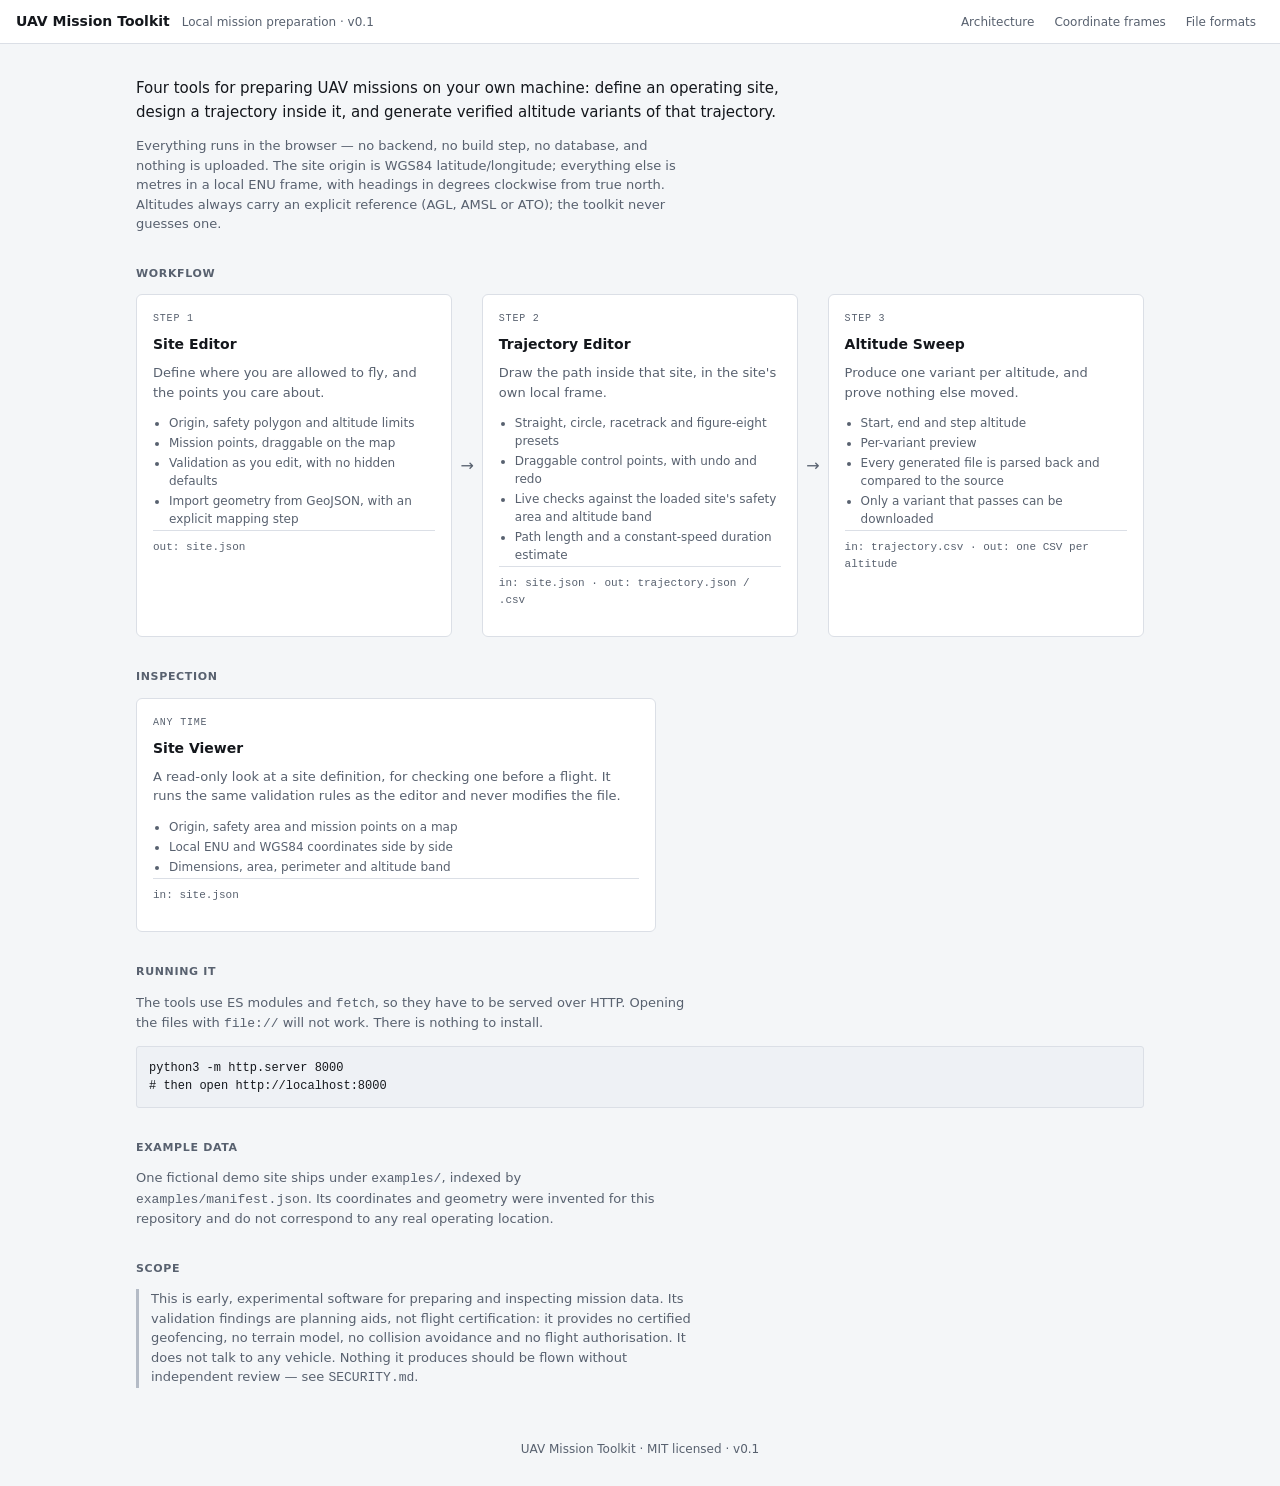
<file: index.html>
<!DOCTYPE html>
<html lang="en">
  <head>
    <meta charset="utf-8" />
    <meta name="viewport" content="width=device-width, initial-scale=1" />
    <link rel="icon" href="shared/favicon.svg" type="image/svg+xml" />
    <title>UAV Mission Toolkit</title>
    <meta
      name="description"
      content="A browser-based toolkit for preparing UAV missions: define a site, design a trajectory in its local frame, generate verified altitude variants, and inspect any site definition."
    />
    <link rel="stylesheet" href="shared/css/common.css" />
  </head>
  <body>
    <header class="app-header">
      <h1>UAV Mission Toolkit</h1>
      <p class="app-header__subtitle">Local mission preparation &middot; v0.1</p>
      <nav>
        <a href="docs/architecture.md">Architecture</a>
        <a href="docs/coordinate_frames.md">Coordinate frames</a>
        <a href="docs/file_formats.md">File formats</a>
      </nav>
    </header>

    <main class="launcher">
      <p class="launcher__lede">
        Four tools for preparing UAV missions on your own machine: define an operating site,
        design a trajectory inside it, and generate verified altitude variants of that
        trajectory.
      </p>
      <p class="launcher__sub">
        Everything runs in the browser — no backend, no build step, no database, and nothing is
        uploaded. The site origin is WGS84 latitude/longitude; everything else is metres in a
        local ENU frame, with headings in degrees clockwise from true north. Altitudes always
        carry an explicit reference (AGL, AMSL or ATO); the toolkit never guesses one.
      </p>

      <section>
        <h2>Workflow</h2>
        <div class="flow">
          <a class="tool-card" href="site_editor/index.html">
            <span class="tool-card__step">Step 1</span>
            <h3>Site Editor</h3>
            <p>Define where you are allowed to fly, and the points you care about.</p>
            <ul>
              <li>Origin, safety polygon and altitude limits</li>
              <li>Mission points, draggable on the map</li>
              <li>Validation as you edit, with no hidden defaults</li>
              <li>Import geometry from GeoJSON, with an explicit mapping step</li>
            </ul>
            <p class="tool-card__io">out: site.json</p>
          </a>

          <div class="flow__arrow" aria-hidden="true">→</div>

          <a class="tool-card" href="trajectory_editor/index.html">
            <span class="tool-card__step">Step 2</span>
            <h3>Trajectory Editor</h3>
            <p>Draw the path inside that site, in the site's own local frame.</p>
            <ul>
              <li>Straight, circle, racetrack and figure-eight presets</li>
              <li>Draggable control points, with undo and redo</li>
              <li>Live checks against the loaded site's safety area and altitude band</li>
              <li>Path length and a constant-speed duration estimate</li>
            </ul>
            <p class="tool-card__io">in: site.json &middot; out: trajectory.json / .csv</p>
          </a>

          <div class="flow__arrow" aria-hidden="true">→</div>

          <a class="tool-card" href="altitude_sweep/index.html">
            <span class="tool-card__step">Step 3</span>
            <h3>Altitude Sweep</h3>
            <p>Produce one variant per altitude, and prove nothing else moved.</p>
            <ul>
              <li>Start, end and step altitude</li>
              <li>Per-variant preview</li>
              <li>Every generated file is parsed back and compared to the source</li>
              <li>Only a variant that passes can be downloaded</li>
            </ul>
            <p class="tool-card__io">in: trajectory.csv &middot; out: one CSV per altitude</p>
          </a>
        </div>
      </section>

      <section>
        <h2>Inspection</h2>
        <a class="tool-card tool-card--aside" href="site_viewer/index.html">
          <span class="tool-card__step">Any time</span>
          <h3>Site Viewer</h3>
          <p>
            A read-only look at a site definition, for checking one before a flight. It runs the
            same validation rules as the editor and never modifies the file.
          </p>
          <ul>
            <li>Origin, safety area and mission points on a map</li>
            <li>Local ENU and WGS84 coordinates side by side</li>
            <li>Dimensions, area, perimeter and altitude band</li>
          </ul>
          <p class="tool-card__io">in: site.json</p>
        </a>
      </section>

      <section>
        <h2>Running it</h2>
        <p class="launcher__sub" style="margin-bottom: var(--space-3)">
          The tools use ES modules and <code>fetch</code>, so they have to be served over HTTP.
          Opening the files with <code>file://</code> will not work. There is nothing to install.
        </p>
        <pre class="snippet">python3 -m http.server 8000
# then open http://localhost:8000</pre>
      </section>

      <section>
        <h2>Example data</h2>
        <p class="launcher__sub">
          One fictional demo site ships under <code>examples/</code>, indexed by
          <code>examples/manifest.json</code>. Its coordinates and geometry were invented for this
          repository and do not correspond to any real operating location.
        </p>
      </section>

      <section>
        <h2>Scope</h2>
        <p class="note">
          This is early, experimental software for preparing and inspecting mission data. Its
          validation findings are planning aids, not flight certification: it provides no
          certified geofencing, no terrain model, no collision avoidance and no flight
          authorisation. It does not talk to any vehicle. Nothing it produces should be flown
          without independent review — see <code>SECURITY.md</code>.
        </p>
      </section>
    </main>

    <footer class="app-footer">
      <p>UAV Mission Toolkit &middot; MIT licensed &middot; v0.1</p>
    </footer>
  </body>
</html>
</file>
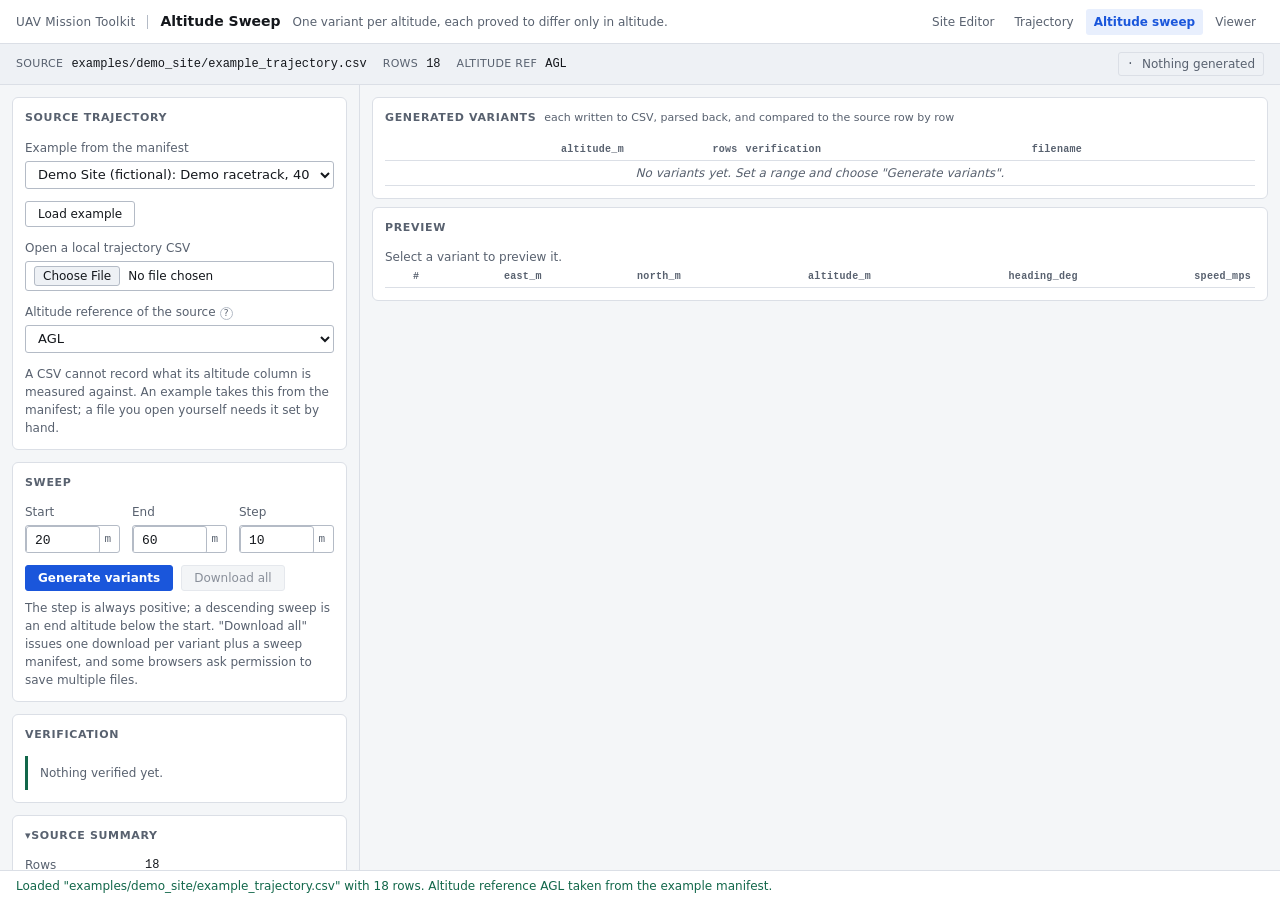
<file: altitude_sweep/index.html>
<!DOCTYPE html>
<html lang="en">
  <head>
    <meta charset="utf-8" />
    <meta name="viewport" content="width=device-width, initial-scale=1" />
    <link rel="icon" href="../shared/favicon.svg" type="image/svg+xml" />
    <title>Altitude Sweep &middot; UAV Mission Toolkit</title>
    <meta
      name="description"
      content="Generate altitude variants of a waypoint CSV and verify that nothing except the altitude column changed."
    />
    <link rel="stylesheet" href="../shared/css/common.css" />
    <link rel="stylesheet" href="style.css" />
  </head>
  <body class="tool">
    <header class="app-header">
      <a class="app-header__brand" href="../index.html">UAV Mission Toolkit</a>
      <span class="app-header__divider" aria-hidden="true"></span>
      <h1>Altitude Sweep</h1>
      <p class="app-header__subtitle">One variant per altitude, each proved to differ only in altitude.</p>
      <nav aria-label="Tools">
        <a href="../site_editor/index.html">Site Editor</a>
        <a href="../trajectory_editor/index.html">Trajectory</a>
        <a href="../altitude_sweep/index.html" aria-current="page">Altitude sweep</a>
        <a href="../site_viewer/index.html">Viewer</a>
      </nav>
    </header>

    <div class="context-bar">
      <div class="context">
        <span class="context__label">Source</span>
        <span id="ctx-source" class="context__value context__value--muted">nothing loaded</span>
      </div>
      <div class="context">
        <span class="context__label">Rows</span>
        <span id="ctx-rows" class="context__value context__value--muted">—</span>
      </div>
      <div class="context">
        <span class="context__label">Altitude ref</span>
        <span id="ctx-altref" class="context__value context__value--muted">not set</span>
      </div>
      <div class="context-bar__spacer"></div>
      <span id="ctx-verdict" class="verdict verdict--idle">Nothing generated</span>
    </div>

    <noscript>
      <p class="status status--error" style="margin: 16px">
        This tool is implemented in JavaScript modules and cannot run with scripting disabled.
      </p>
    </noscript>

    <main class="tool-layout">
      <div class="sidebar">
        <section class="panel">
          <h2>Source trajectory</h2>
          <div class="field">
            <label for="example-select">Example from the manifest</label>
            <select id="example-select"></select>
          </div>
          <div class="button-row">
            <button id="load-example" type="button">Load example</button>
          </div>
          <div class="field" style="margin-top: var(--space-3)">
            <label for="csv-file">Open a local trajectory CSV</label>
            <input id="csv-file" type="file" accept="text/csv,.csv" />
          </div>
          <div class="field">
            <label for="source-alt-ref">
              Altitude reference of the source <span id="help-altref"></span>
            </label>
            <select id="source-alt-ref"></select>
            <p class="panel__hint">
              A CSV cannot record what its altitude column is measured against. An example takes
              this from the manifest; a file you open yourself needs it set by hand.
            </p>
          </div>
        </section>

        <section class="panel">
          <h2>Sweep</h2>
          <div class="field-grid field-grid--three">
            <div class="field">
              <label for="start-alt">Start</label>
              <div class="input-unit">
                <input id="start-alt" type="number" step="any" value="20" />
                <span class="input-unit__suffix">m</span>
              </div>
            </div>
            <div class="field">
              <label for="end-alt">End</label>
              <div class="input-unit">
                <input id="end-alt" type="number" step="any" value="60" />
                <span class="input-unit__suffix">m</span>
              </div>
            </div>
            <div class="field">
              <label for="step-alt">Step</label>
              <div class="input-unit">
                <input id="step-alt" type="number" step="any" min="0.001" value="10" />
                <span class="input-unit__suffix">m</span>
              </div>
            </div>
          </div>
          <div class="button-row">
            <button id="generate" type="button" class="primary">Generate variants</button>
            <button id="download-all" type="button">Download all</button>
          </div>
          <p class="panel__hint">
            The step is always positive; a descending sweep is an end altitude below the start.
            "Download all" issues one download per variant plus a sweep manifest, and some
            browsers ask permission to save multiple files.
          </p>
        </section>

        <section class="panel">
          <h2>Verification</h2>
          <div id="verification"></div>
        </section>

        <details class="panel" open>
          <summary>Source summary</summary>
          <div id="source-summary"></div>
        </details>
      </div>

      <div class="workspace">
        <section class="panel">
          <h2>
            Generated variants
            <span class="text-muted" style="font-weight: 400; text-transform: none; letter-spacing: 0">
              each written to CSV, parsed back, and compared to the source row by row
            </span>
          </h2>
          <div class="table-scroll">
            <table class="data">
              <thead>
                <tr>
                  <th scope="col" class="num">altitude_m</th>
                  <th scope="col" class="num">rows</th>
                  <th scope="col">verification</th>
                  <th scope="col">filename</th>
                  <th scope="col"><span class="visually-hidden">Download</span></th>
                </tr>
              </thead>
              <tbody id="variant-rows"></tbody>
            </table>
          </div>
        </section>

        <section class="panel" style="display: flex; flex-direction: column; min-height: 0">
          <h2>Preview</h2>
          <p id="preview-label" class="panel__hint" style="margin-top: 0">
            Select a variant to preview it.
          </p>
          <div class="table-scroll" style="min-height: 0; overflow-y: auto">
            <table class="data">
              <thead>
                <tr>
                  <th scope="col" class="num">#</th>
                  <th scope="col" class="num">east_m</th>
                  <th scope="col" class="num">north_m</th>
                  <th scope="col" class="num">altitude_m</th>
                  <th scope="col" class="num">heading_deg</th>
                  <th scope="col" class="num">speed_mps</th>
                </tr>
              </thead>
              <tbody id="preview-rows"></tbody>
            </table>
          </div>
        </section>
      </div>
    </main>

    <div class="app-statusbar">
      <p id="status" class="status status--info">Loading&hellip;</p>
    </div>

    <script type="module" src="app.js"></script>
  </body>
</html>
</file>
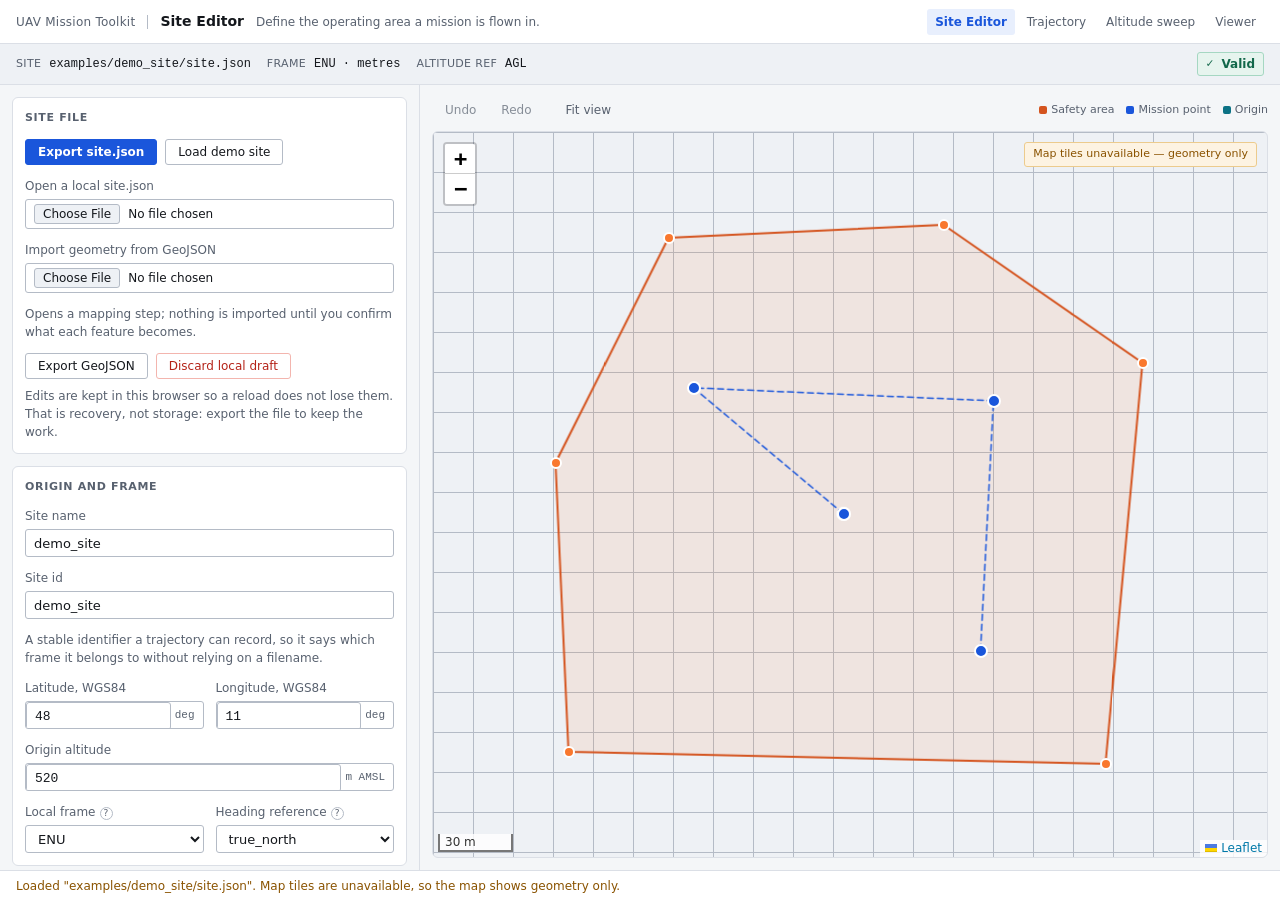
<file: site_editor/index.html>
<!DOCTYPE html>
<html lang="en">
  <head>
    <meta charset="utf-8" />
    <meta name="viewport" content="width=device-width, initial-scale=1" />
    <link rel="icon" href="../shared/favicon.svg" type="image/svg+xml" />
    <title>Site Editor &middot; UAV Mission Toolkit</title>
    <meta
      name="description"
      content="Map-based editor for UAV operating site definitions: origin, safety area, altitude limits and mission points."
    />

    <!--
      Leaflet 1.9.4, vendored locally under shared/vendor/leaflet/ so the map
      works without an internet connection. See THIRD_PARTY_NOTICES.md.
    -->
    <link rel="stylesheet" href="../shared/vendor/leaflet/leaflet.css" />
    <script src="../shared/vendor/leaflet/leaflet.js" defer></script>

    <link rel="stylesheet" href="../shared/css/common.css" />
    <link rel="stylesheet" href="style.css" />
  </head>
  <body class="tool">
    <header class="app-header">
      <a class="app-header__brand" href="../index.html">UAV Mission Toolkit</a>
      <span class="app-header__divider" aria-hidden="true"></span>
      <h1>Site Editor</h1>
      <p class="app-header__subtitle">Define the operating area a mission is flown in.</p>
      <nav aria-label="Tools">
        <a href="../site_editor/index.html" aria-current="page">Site Editor</a>
        <a href="../trajectory_editor/index.html">Trajectory</a>
        <a href="../altitude_sweep/index.html">Altitude sweep</a>
        <a href="../site_viewer/index.html">Viewer</a>
      </nav>
    </header>

    <div class="context-bar">
      <div class="context">
        <span class="context__label">Site</span>
        <span id="ctx-source" class="context__value context__value--muted">nothing loaded</span>
        <span id="ctx-dirty" class="dirty-dot" title="Unsaved changes" hidden></span>
        <span
          id="ctx-draft"
          class="chip"
          title="This document was restored from a draft saved in this browser. It is not a file — export it to keep it."
          hidden
          >local draft</span
        >
      </div>
      <div class="context">
        <span class="context__label">Frame</span>
        <span id="ctx-frame" class="context__value context__value--muted">not set</span>
      </div>
      <div class="context">
        <span class="context__label">Altitude ref</span>
        <span id="ctx-altref" class="context__value context__value--muted">not set</span>
      </div>
      <div class="context-bar__spacer"></div>
      <span id="ctx-verdict" class="verdict verdict--idle">Nothing loaded</span>
    </div>

    <noscript>
      <p class="status status--error" style="margin: 16px">
        This tool is implemented in JavaScript modules and cannot run with scripting disabled.
      </p>
    </noscript>

    <main class="tool-layout tool-layout--wide-sidebar">
      <div class="sidebar">
        <section class="panel">
          <h2>Site file</h2>
          <div class="button-row">
            <button id="download-site" type="button" class="primary">Export site.json</button>
            <button id="load-demo" type="button">Load demo site</button>
          </div>
          <div class="field" style="margin-top: var(--space-3)">
            <label for="site-file">Open a local site.json</label>
            <input id="site-file" type="file" accept="application/json,.json" />
          </div>
          <div class="field">
            <label for="geojson-file">Import geometry from GeoJSON</label>
            <input id="geojson-file" type="file" accept=".geojson,.json,application/geo+json,application/json" />
            <p class="panel__hint">
              Opens a mapping step; nothing is imported until you confirm what each feature
              becomes.
            </p>
          </div>
          <div class="button-row">
            <button id="export-geojson" type="button">Export GeoJSON</button>
            <button id="discard-draft" type="button" class="danger">Discard local draft</button>
          </div>
          <p class="panel__hint">
            Edits are kept in this browser so a reload does not lose them. That is recovery, not
            storage: export the file to keep the work.
          </p>
        </section>

        <section class="panel">
          <h2>Origin and frame</h2>
          <div class="field">
            <label for="site-name">Site name</label>
            <input id="site-name" type="text" autocomplete="off" />
          </div>
          <div class="field">
            <label for="site-id">Site id</label>
            <input id="site-id" type="text" autocomplete="off" spellcheck="false" />
            <p class="panel__hint">
              A stable identifier a trajectory can record, so it says which frame it belongs to
              without relying on a filename.
            </p>
          </div>
          <div class="field-grid">
            <div class="field">
              <label for="origin-lat">Latitude, WGS84</label>
              <div class="input-unit">
                <input id="origin-lat" type="number" step="0.0000001" min="-90" max="90" />
                <span class="input-unit__suffix">deg</span>
              </div>
            </div>
            <div class="field">
              <label for="origin-lon">Longitude, WGS84</label>
              <div class="input-unit">
                <input id="origin-lon" type="number" step="0.0000001" min="-180" max="180" />
                <span class="input-unit__suffix">deg</span>
              </div>
            </div>
          </div>
          <div class="field">
            <label for="origin-alt">Origin altitude</label>
            <div class="input-unit">
              <input id="origin-alt" type="number" step="any" />
              <span class="input-unit__suffix">m AMSL</span>
            </div>
          </div>
          <div class="field-grid">
            <div class="field">
              <label for="frame-type">Local frame <span id="help-enu"></span></label>
              <select id="frame-type"></select>
            </div>
            <div class="field">
              <label for="frame-heading-ref">Heading reference <span id="help-heading"></span></label>
              <select id="frame-heading-ref"></select>
            </div>
          </div>
        </section>

        <section class="panel">
          <h2>Safety area</h2>
          <div class="field-grid field-grid--three">
            <div class="field">
              <label for="min-alt">Min altitude</label>
              <div class="input-unit">
                <input id="min-alt" type="number" step="any" />
                <span class="input-unit__suffix">m</span>
              </div>
            </div>
            <div class="field">
              <label for="max-alt">Max altitude</label>
              <div class="input-unit">
                <input id="max-alt" type="number" step="any" />
                <span class="input-unit__suffix">m</span>
              </div>
            </div>
            <div class="field">
              <label for="alt-ref">Altitude reference <span id="help-altref"></span></label>
              <select id="alt-ref"></select>
            </div>
          </div>

          <h3>Polygon vertices <span class="text-muted">(local ENU, metres)</span></h3>
          <div class="table-scroll">
            <table class="data">
              <thead>
                <tr>
                  <th scope="col">#</th>
                  <th scope="col" class="num">east_m</th>
                  <th scope="col" class="num">north_m</th>
                  <th scope="col"><span class="visually-hidden">Actions</span></th>
                </tr>
              </thead>
              <tbody id="vertex-rows"></tbody>
            </table>
          </div>
          <div class="button-row" style="margin-top: var(--space-2)">
            <button id="add-vertex" type="button">Add vertex</button>
          </div>
          <p class="panel__hint">
            Vertices can also be dragged on the map. The ring closes implicitly.
          </p>
        </section>

        <section class="panel">
          <h2>Mission points</h2>
          <div class="table-scroll">
            <table class="data">
              <thead>
                <tr>
                  <th scope="col">id</th>
                  <th scope="col" class="num">east_m</th>
                  <th scope="col" class="num">north_m</th>
                  <th scope="col" class="num">alt_m</th>
                  <th scope="col">alt ref</th>
                  <th scope="col" class="num">hdg</th>
                  <th scope="col"><span class="visually-hidden">Actions</span></th>
                </tr>
              </thead>
              <tbody id="mission-rows"></tbody>
            </table>
          </div>
          <div class="button-row" style="margin-top: var(--space-2)">
            <button id="add-mission-point" type="button">Add mission point</button>
          </div>
          <p class="panel__hint">
            A new point has no altitude on purpose: the toolkit never invents a safety-critical
            value. An empty heading is recorded as unspecified.
          </p>
        </section>

        <section class="panel">
          <h2>Validation</h2>
          <div id="validation"></div>
        </section>

        <details class="panel" id="statistics-panel">
          <summary>Statistics</summary>
          <div id="statistics"></div>
        </details>
      </div>

      <div class="workspace">
        <div class="workspace-toolbar">
          <div class="button-group">
            <button id="undo" type="button" class="quiet" title="Undo (Ctrl+Z)" disabled>Undo</button>
            <button id="redo" type="button" class="quiet" title="Redo (Ctrl+Shift+Z)" disabled>Redo</button>
          </div>
          <button id="fit-view" type="button" class="quiet">Fit view</button>
          <div class="workspace-toolbar__spacer"></div>
          <div class="legend">
            <span class="legend__item">
              <span class="legend__swatch" style="background: var(--geo-safety)"></span>Safety area
            </span>
            <span class="legend__item">
              <span class="legend__swatch" style="background: var(--geo-point)"></span>Mission point
            </span>
            <span class="legend__item">
              <span class="legend__swatch" style="background: var(--geo-origin)"></span>Origin
            </span>
          </div>
        </div>
        <div class="workspace__canvas">
          <div id="map" class="map" role="application" aria-label="Site map"></div>
        </div>
      </div>
    </main>

    <dialog id="import-dialog" class="modal" aria-labelledby="import-title">
      <form method="dialog" class="modal__body">
        <div class="modal__header">
          <h2 id="import-title">Import GeoJSON</h2>
          <p>
            Choose what each feature becomes. Nothing is imported until you confirm: a polygon in
            a file is a polygon, and only you can say whether it is this site's safety area.
          </p>
        </div>
        <div class="modal__content">
          <div id="import-findings"></div>
          <div class="table-scroll">
            <table class="data">
              <thead>
                <tr>
                  <th scope="col">Feature</th>
                  <th scope="col">Geometry</th>
                  <th scope="col">Becomes</th>
                </tr>
              </thead>
              <tbody id="import-rows"></tbody>
            </table>
          </div>
        </div>
        <div class="modal__footer">
          <span id="import-note" class="modal__note"></span>
          <button type="submit" value="cancel">Cancel</button>
          <button id="import-confirm" type="submit" value="import" class="primary">Import</button>
        </div>
      </form>
    </dialog>

    <div class="app-statusbar">
      <p id="status" class="status status--info">Loading&hellip;</p>
    </div>

    <script type="module" src="app.js"></script>
  </body>
</html>
</file>
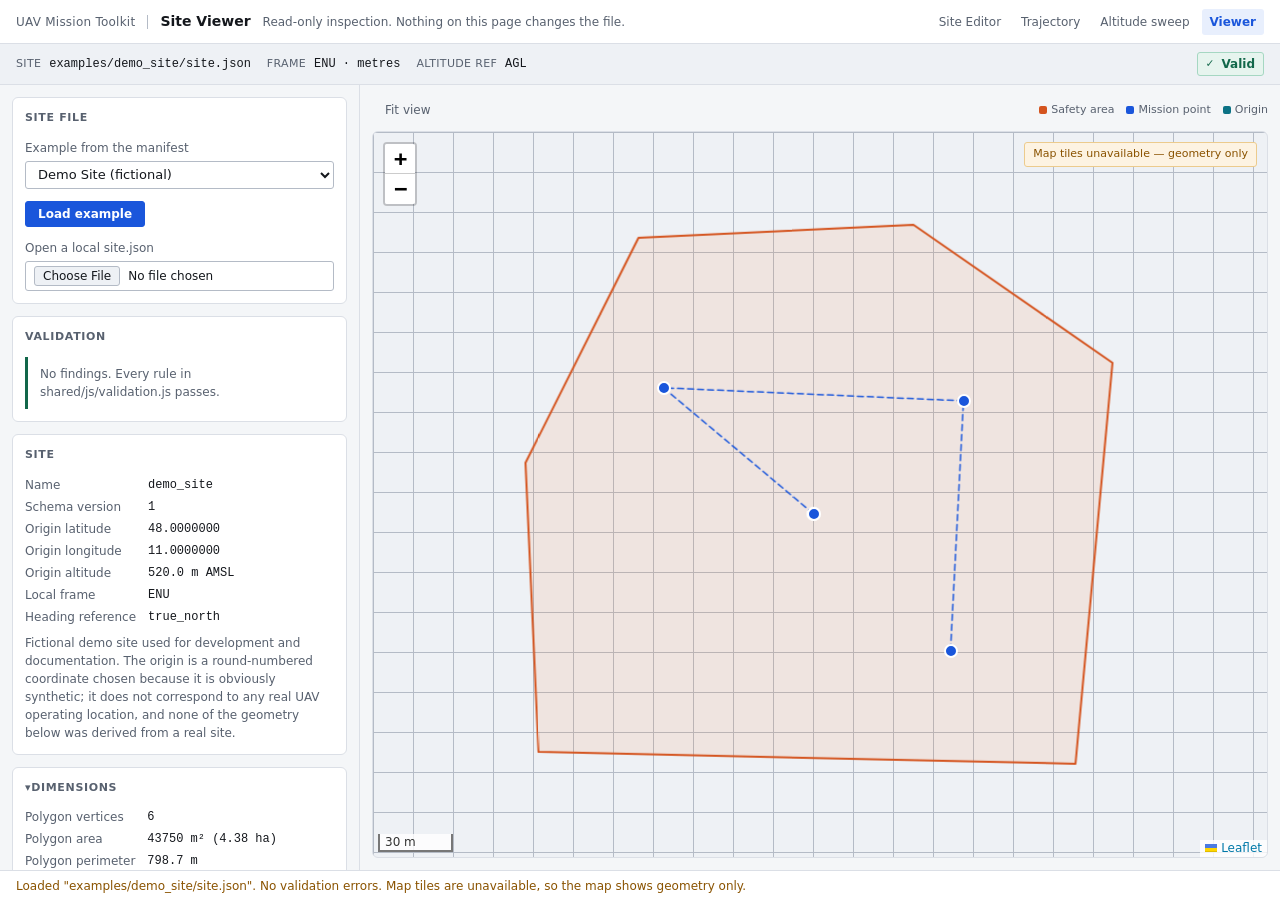
<file: site_viewer/index.html>
<!DOCTYPE html>
<html lang="en">
  <head>
    <meta charset="utf-8" />
    <meta name="viewport" content="width=device-width, initial-scale=1" />
    <link rel="icon" href="../shared/favicon.svg" type="image/svg+xml" />
    <title>Site Viewer &middot; UAV Mission Toolkit</title>
    <meta
      name="description"
      content="Read-only visualisation of a UAV site definition: origin, safety area, mission points, validation findings and dimensions."
    />

    <!--
      Leaflet 1.9.4, vendored locally under shared/vendor/leaflet/ so the map
      works without an internet connection. See THIRD_PARTY_NOTICES.md.
    -->
    <link rel="stylesheet" href="../shared/vendor/leaflet/leaflet.css" />
    <script src="../shared/vendor/leaflet/leaflet.js" defer></script>

    <link rel="stylesheet" href="../shared/css/common.css" />
    <link rel="stylesheet" href="style.css" />
  </head>
  <body class="tool">
    <header class="app-header">
      <a class="app-header__brand" href="../index.html">UAV Mission Toolkit</a>
      <span class="app-header__divider" aria-hidden="true"></span>
      <h1>Site Viewer</h1>
      <p class="app-header__subtitle">Read-only inspection. Nothing on this page changes the file.</p>
      <nav aria-label="Tools">
        <a href="../site_editor/index.html">Site Editor</a>
        <a href="../trajectory_editor/index.html">Trajectory</a>
        <a href="../altitude_sweep/index.html">Altitude sweep</a>
        <a href="../site_viewer/index.html" aria-current="page">Viewer</a>
      </nav>
    </header>

    <div class="context-bar">
      <div class="context">
        <span class="context__label">Site</span>
        <span id="ctx-source" class="context__value context__value--muted">nothing loaded</span>
      </div>
      <div class="context">
        <span class="context__label">Frame</span>
        <span id="ctx-frame" class="context__value context__value--muted">not set</span>
      </div>
      <div class="context">
        <span class="context__label">Altitude ref</span>
        <span id="ctx-altref" class="context__value context__value--muted">not set</span>
      </div>
      <div class="context-bar__spacer"></div>
      <span id="ctx-verdict" class="verdict verdict--idle">Nothing loaded</span>
    </div>

    <noscript>
      <p class="status status--error" style="margin: 16px">
        This tool is implemented in JavaScript modules and cannot run with scripting disabled.
      </p>
    </noscript>

    <main class="tool-layout">
      <div class="sidebar">
        <section class="panel">
          <h2>Site file</h2>
          <div class="field">
            <label for="example-select">Example from the manifest</label>
            <select id="example-select"></select>
          </div>
          <div class="button-row">
            <button id="load-example" type="button" class="primary">Load example</button>
          </div>
          <div class="field" style="margin-top: var(--space-3)">
            <label for="site-file">Open a local site.json</label>
            <input id="site-file" type="file" accept="application/json,.json" />
          </div>
        </section>

        <section class="panel">
          <h2>Validation</h2>
          <div id="validation"></div>
        </section>

        <section class="panel">
          <h2>Site</h2>
          <div id="site-summary"></div>
        </section>

        <details class="panel" open>
          <summary>Dimensions</summary>
          <div id="statistics"></div>
        </details>

        <details class="panel" open>
          <summary>Mission points</summary>
          <div class="table-scroll">
            <table class="data">
              <thead>
                <tr>
                  <th scope="col">id</th>
                  <th scope="col" class="num">east_m</th>
                  <th scope="col" class="num">north_m</th>
                  <th scope="col" class="num">alt_m</th>
                  <th scope="col">alt ref</th>
                  <th scope="col" class="num">hdg</th>
                  <th scope="col" class="num">latitude</th>
                  <th scope="col" class="num">longitude</th>
                </tr>
              </thead>
              <tbody id="mission-rows"></tbody>
            </table>
          </div>
        </details>
      </div>

      <div class="workspace">
        <div class="workspace-toolbar">
          <button id="fit-view" type="button" class="quiet">Fit view</button>
          <div class="workspace-toolbar__spacer"></div>
          <div class="legend">
            <span class="legend__item">
              <span class="legend__swatch" style="background: var(--geo-safety)"></span>Safety area
            </span>
            <span class="legend__item">
              <span class="legend__swatch" style="background: var(--geo-point)"></span>Mission point
            </span>
            <span class="legend__item">
              <span class="legend__swatch" style="background: var(--geo-origin)"></span>Origin
            </span>
          </div>
        </div>
        <div class="workspace__canvas">
          <div id="map" class="map" role="application" aria-label="Site map"></div>
        </div>
      </div>
    </main>

    <div class="app-statusbar">
      <p id="status" class="status status--info">Loading&hellip;</p>
    </div>

    <script type="module" src="app.js"></script>
  </body>
</html>
</file>
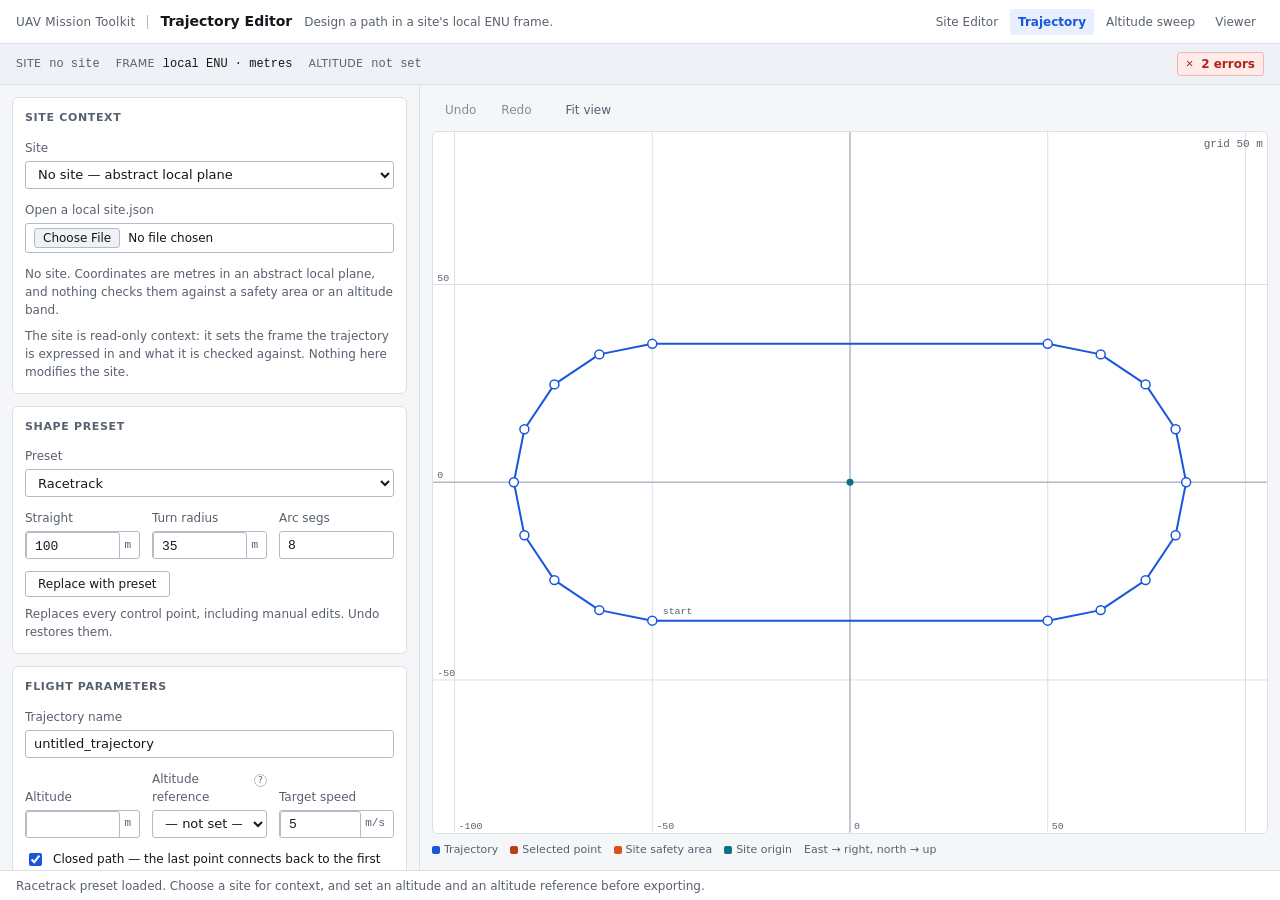
<file: trajectory_editor/index.html>
<!DOCTYPE html>
<html lang="en">
  <head>
    <meta charset="utf-8" />
    <meta name="viewport" content="width=device-width, initial-scale=1" />
    <link rel="icon" href="../shared/favicon.svg" type="image/svg+xml" />
    <title>Trajectory Editor &middot; UAV Mission Toolkit</title>
    <meta
      name="description"
      content="Trajectory designer working in a site's local ENU frame, with presets, editable control points, live validation against the site and generic JSON/CSV export."
    />
    <link rel="stylesheet" href="../shared/css/common.css" />
    <link rel="stylesheet" href="style.css" />
  </head>
  <body class="tool">
    <header class="app-header">
      <a class="app-header__brand" href="../index.html">UAV Mission Toolkit</a>
      <span class="app-header__divider" aria-hidden="true"></span>
      <h1>Trajectory Editor</h1>
      <p class="app-header__subtitle">Design a path in a site's local ENU frame.</p>
      <nav aria-label="Tools">
        <a href="../site_editor/index.html">Site Editor</a>
        <a href="../trajectory_editor/index.html" aria-current="page">Trajectory</a>
        <a href="../altitude_sweep/index.html">Altitude sweep</a>
        <a href="../site_viewer/index.html">Viewer</a>
      </nav>
    </header>

    <div class="context-bar">
      <div class="context">
        <span class="context__label">Site</span>
        <span id="ctx-site" class="context__value context__value--muted">no site</span>
        <span
          id="ctx-draft"
          class="chip"
          title="This trajectory was restored from a draft saved in this browser. It is not a file — export it to keep it."
          hidden
          >local draft</span
        >
      </div>
      <div class="context">
        <span class="context__label">Frame</span>
        <span id="ctx-frame" class="context__value">local ENU · metres</span>
      </div>
      <div class="context">
        <span class="context__label">Altitude</span>
        <span id="ctx-altitude" class="context__value context__value--muted">not set</span>
      </div>
      <div class="context-bar__spacer"></div>
      <span id="ctx-verdict" class="verdict verdict--idle">No trajectory</span>
    </div>

    <noscript>
      <p class="status status--error" style="margin: 16px">
        This tool is implemented in JavaScript modules and cannot run with scripting disabled.
      </p>
    </noscript>

    <main class="tool-layout tool-layout--wide-sidebar">
      <div class="sidebar">
        <section class="panel">
          <h2>Site context</h2>
          <div class="field">
            <label for="site-source">Site</label>
            <select id="site-source">
              <option value="none">No site — abstract local plane</option>
            </select>
          </div>
          <div class="field" id="site-file-field">
            <label for="site-file">Open a local site.json</label>
            <input id="site-file" type="file" accept="application/json,.json" />
          </div>
          <div id="site-summary"></div>
          <p class="panel__hint">
            The site is read-only context: it sets the frame the trajectory is expressed in and
            what it is checked against. Nothing here modifies the site.
          </p>
        </section>

        <section class="panel">
          <h2>Shape preset</h2>
          <div class="field">
            <label for="preset-select">Preset</label>
            <select id="preset-select">
              <option value="straight">Straight</option>
              <option value="circle">Circle</option>
              <option value="racetrack" selected>Racetrack</option>
              <option value="figure_eight">Figure eight</option>
            </select>
          </div>

          <div class="param-group field-grid" data-preset="straight" hidden>
            <div class="field">
              <label for="p-length">Length</label>
              <div class="input-unit">
                <input id="p-length" type="number" step="any" min="1" value="200" />
                <span class="input-unit__suffix">m</span>
              </div>
            </div>
            <div class="field">
              <label for="p-line-heading">Direction</label>
              <div class="input-unit">
                <input id="p-line-heading" type="number" step="any" value="90" />
                <span class="input-unit__suffix">deg</span>
              </div>
            </div>
          </div>

          <div class="param-group field-grid" data-preset="circle" hidden>
            <div class="field">
              <label for="p-radius">Radius</label>
              <div class="input-unit">
                <input id="p-radius" type="number" step="any" min="1" value="60" />
                <span class="input-unit__suffix">m</span>
              </div>
            </div>
            <div class="field">
              <label for="p-circle-samples">Points</label>
              <input id="p-circle-samples" type="number" step="1" min="3" max="720" value="24" />
            </div>
          </div>

          <div class="param-group field-grid field-grid--three" data-preset="racetrack" hidden>
            <div class="field">
              <label for="p-straight-length">Straight</label>
              <div class="input-unit">
                <input id="p-straight-length" type="number" step="any" min="0" value="100" />
                <span class="input-unit__suffix">m</span>
              </div>
            </div>
            <div class="field">
              <label for="p-turn-radius">Turn radius</label>
              <div class="input-unit">
                <input id="p-turn-radius" type="number" step="any" min="1" value="35" />
                <span class="input-unit__suffix">m</span>
              </div>
            </div>
            <div class="field">
              <label for="p-arc-segments">Arc segs</label>
              <input id="p-arc-segments" type="number" step="1" min="1" max="180" value="8" />
            </div>
          </div>

          <div class="param-group field-grid field-grid--three" data-preset="figure_eight" hidden>
            <div class="field">
              <label for="p-width">Width east</label>
              <div class="input-unit">
                <input id="p-width" type="number" step="any" min="1" value="180" />
                <span class="input-unit__suffix">m</span>
              </div>
            </div>
            <div class="field">
              <label for="p-height">Height north</label>
              <div class="input-unit">
                <input id="p-height" type="number" step="any" min="1" value="90" />
                <span class="input-unit__suffix">m</span>
              </div>
            </div>
            <div class="field">
              <label for="p-eight-samples">Points</label>
              <input id="p-eight-samples" type="number" step="1" min="8" max="720" value="32" />
            </div>
          </div>

          <div class="button-row">
            <button id="generate" type="button">Replace with preset</button>
          </div>
          <p class="panel__hint">
            Replaces every control point, including manual edits. Undo restores them.
          </p>
        </section>

        <section class="panel">
          <h2>Flight parameters</h2>
          <div class="field">
            <label for="traj-name">Trajectory name</label>
            <input id="traj-name" type="text" value="untitled_trajectory" autocomplete="off" />
          </div>
          <div class="field-grid field-grid--three">
            <div class="field">
              <label for="altitude">Altitude</label>
              <div class="input-unit">
                <input id="altitude" type="number" step="any" />
                <span class="input-unit__suffix">m</span>
              </div>
            </div>
            <div class="field">
              <label for="altitude-ref">Altitude reference <span id="help-altref"></span></label>
              <select id="altitude-ref"></select>
            </div>
            <div class="field">
              <label for="speed">Target speed</label>
              <div class="input-unit">
                <input id="speed" type="number" step="any" min="0.1" value="5" />
                <span class="input-unit__suffix">m/s</span>
              </div>
            </div>
          </div>
          <div class="checkbox">
            <input id="closed" type="checkbox" checked />
            <label for="closed">Closed path — the last point connects back to the first</label>
          </div>
          <div class="field-grid">
            <div class="field">
              <label for="heading-mode">Heading <span id="help-heading"></span></label>
              <select id="heading-mode">
                <option value="path_tangent" selected>Follow the path tangent</option>
                <option value="fixed">Fixed heading</option>
              </select>
            </div>
            <div class="field" id="fixed-heading-field" hidden>
              <label for="fixed-heading">Fixed heading</label>
              <div class="input-unit">
                <input id="fixed-heading" type="number" step="any" min="0" max="359.999" value="0" />
                <span class="input-unit__suffix">deg</span>
              </div>
            </div>
          </div>
          <p class="panel__hint">
            Altitude has no default: choose a value and say what it is measured against. Neither
            export works until both are set.
          </p>
        </section>

        <section class="panel">
          <h2>Validation</h2>
          <div id="validation"></div>
        </section>

        <section class="panel">
          <h2>Export</h2>
          <div class="button-row">
            <button id="download-json" type="button" class="primary">Export JSON</button>
            <button id="download-csv" type="button">Export CSV</button>
            <button id="discard-draft" type="button" class="danger">Discard local draft</button>
          </div>
          <p class="panel__hint">
            Edits are kept in this browser so a reload does not lose them. That is recovery, not
            storage: export the file to keep the work.
          </p>
          <p class="panel__hint">
            The JSON document is the authoritative form: it records the frame, the altitude
            reference and the site context. The CSV is
            <code>east_m,north_m,altitude_m,heading_deg,speed_mps</code> and can carry none of
            that. See <a href="../docs/file_formats.md">docs/file_formats.md</a>.
          </p>
        </section>

        <details class="panel" open>
          <summary>Metrics</summary>
          <div id="metrics"></div>
        </details>

        <details class="panel">
          <summary>Control points</summary>
          <div class="button-row" style="margin-bottom: var(--space-2)">
            <button id="insert-point" type="button">Insert after selected</button>
            <button id="remove-point" type="button" class="danger">Remove selected</button>
          </div>
          <div class="table-scroll point-table">
            <table class="data">
              <thead>
                <tr>
                  <th scope="col">#</th>
                  <th scope="col" class="num">east_m</th>
                  <th scope="col" class="num">north_m</th>
                  <th scope="col" class="num">heading_deg</th>
                </tr>
              </thead>
              <tbody id="point-rows"></tbody>
            </table>
          </div>
        </details>
      </div>

      <div class="workspace">
        <div class="workspace-toolbar">
          <div class="button-group">
            <button id="undo" type="button" class="quiet" title="Undo (Ctrl+Z)" disabled>Undo</button>
            <button id="redo" type="button" class="quiet" title="Redo (Ctrl+Shift+Z)" disabled>Redo</button>
          </div>
          <button id="fit-view" type="button" class="quiet">Fit view</button>
          <div class="workspace-toolbar__spacer"></div>
          <span id="cursor-readout" class="workspace-toolbar__readout">&nbsp;</span>
        </div>
        <div class="workspace__canvas">
          <svg
            id="canvas"
            class="trajectory-canvas"
            role="application"
            aria-label="Trajectory canvas, east to the right and north upwards. Drag a control point to move it."
          ></svg>
        </div>
        <div class="legend">
          <span class="legend__item">
            <span class="legend__swatch" style="background: var(--geo-path)"></span>Trajectory
          </span>
          <span class="legend__item">
            <span class="legend__swatch" style="background: var(--geo-selected)"></span>Selected point
          </span>
          <span class="legend__item">
            <span class="legend__swatch" style="background: var(--geo-safety)"></span>Site safety area
          </span>
          <span class="legend__item">
            <span class="legend__swatch" style="background: var(--geo-origin)"></span>Site origin
          </span>
          <span class="legend__item">East → right, north → up</span>
        </div>
      </div>
    </main>

    <div class="app-statusbar">
      <p id="status" class="status status--info">Ready.</p>
    </div>

    <script type="module" src="app.js"></script>
  </body>
</html>
</file>
<file: shared/css/common.css>
/*
 * Shared styling for the UAV Mission Toolkit.
 *
 * Plain CSS custom properties, no preprocessor and no framework.
 *
 * The target is a quiet engineering-tool look, closer to a GIS or robotics
 * console than to a consumer web app: neutral surfaces, one accent colour used
 * only for the active thing, colour reserved for meaning, tabular numerals for
 * anything a reader might compare row by row, and no decoration that does not
 * carry information.
 *
 * Structure of this file:
 *   1. tokens            colours, spacing, radii, type
 *   2. reset             the few global rules
 *   3. app shell         header, context bar, layout, sidebar, workspace
 *   4. panels            the grouping unit inside the sidebar
 *   5. forms             fields, units, labels, help
 *   6. buttons           the four levels of the hierarchy
 *   7. status and findings
 *   8. key/value lists and tables
 *   9. map and canvas
 *  10. launcher          the root index.html
 *  11. utilities
 *
 * Every colour has a light and a dark value. Nothing is defined only inside a
 * media query.
 */

/* ---------------------------------------------------------------- 1. tokens */

:root {
  color-scheme: light dark;

  --font-ui: system-ui, -apple-system, "Segoe UI", Roboto, "Helvetica Neue", Arial, sans-serif;
  --font-mono: ui-monospace, SFMono-Regular, "SF Mono", Menlo, Consolas, "Liberation Mono", monospace;

  /* Surfaces, from furthest back to nearest front. */
  --bg: #f4f6f8;
  --surface: #ffffff;
  --surface-raised: #ffffff;
  --surface-sunken: #eef1f5;

  --border: #dbdfe6;
  --border-strong: #b4bbc6;

  --text: #14171c;
  --text-muted: #58616f;

  /* One accent. It means "active" or "selected", never "important". */
  --accent: #1a56db;
  --accent-hover: #1442ad;
  --accent-contrast: #ffffff;
  --accent-soft: #e8effd;

  /* Semantic colours. Each has a text colour, a fill and a border. */
  --danger: #b42318;
  --danger-bg: #fdecea;
  --danger-border: #f3b5ae;

  --warning: #8a5300;
  --warning-bg: #fdf3e2;
  --warning-border: #eccb8d;

  --success: #12674a;
  --success-bg: #e6f4ee;
  --success-border: #a5d7c2;

  --info: #1d4f80;
  --info-bg: #eaf1f9;
  --info-border: #b3cde7;

  /* Geometry colours. Kept distinct from the UI palette so that map and canvas
     features stay recognisable when the surrounding chrome changes. */
  --geo-safety: #d4541f;
  --geo-safety-fill: #f9782e;
  --geo-point: #1a56db;
  --geo-origin: #0b7285;
  --geo-path: #1a56db;
  --geo-selected: #b8420f;

  /* A 4 px scale. Steps 1-3 are within a control, 4-6 between things. */
  --space-1: 4px;
  --space-2: 8px;
  --space-3: 12px;
  --space-4: 16px;
  --space-5: 24px;
  --space-6: 32px;

  --radius-sm: 3px;
  --radius-md: 6px;

  /*
   * One height for every control. A bare <select> and an <input> wrapped in a
   * bordered .input-unit otherwise differ by a couple of pixels, which is
   * invisible on its own and unmistakable once three of them sit in a row.
   */
  --control-height: 28px;

  /* Deliberately minimal. One shadow, used only for things that float above
     the page (popovers), never for panels. */
  --shadow-popover: 0 4px 16px rgba(10, 14, 20, 0.18);

  --header-height: 44px;
}

@media (prefers-color-scheme: dark) {
  :root {
    --bg: #0f1216;
    --surface: #161b22;
    --surface-raised: #1d232c;
    --surface-sunken: #12161c;

    --border: #2a313b;
    --border-strong: #3e4753;

    --text: #e5e9ef;
    --text-muted: #98a2b1;

    --accent: #6ea0ff;
    --accent-hover: #8db4ff;
    --accent-contrast: #0b0e13;
    --accent-soft: #17233a;

    --danger: #ff958a;
    --danger-bg: #351c1a;
    --danger-border: #6b3229;

    --warning: #e8b76a;
    --warning-bg: #302517;
    --warning-border: #5e4624;

    --success: #6fd3a8;
    --success-bg: #142c25;
    --success-border: #2d5a47;

    --info: #9cc4ee;
    --info-bg: #17232f;
    --info-border: #2e4356;

    --geo-safety: #ff8a4c;
    --geo-safety-fill: #ff8a4c;
    --geo-point: #6ea0ff;
    --geo-origin: #4dd0e1;
    --geo-path: #6ea0ff;
    --geo-selected: #ffb454;

    --shadow-popover: 0 4px 16px rgba(0, 0, 0, 0.5);
  }
}

/* ----------------------------------------------------------------- 2. reset */

* {
  box-sizing: border-box;
}

/*
 * The `hidden` attribute is how the tools show and hide optional controls. The
 * user-agent rule for it is only `[hidden] { display: none }`, which loses to
 * any class that sets `display` (`.field`, `.field-grid`, ...). Without this
 * override a hidden parameter group would stay on screen.
 */
[hidden] {
  display: none !important;
}

html,
body {
  margin: 0;
  padding: 0;
}

body {
  background: var(--bg);
  color: var(--text);
  font-family: var(--font-ui);
  font-size: 13px;
  line-height: 1.5;
}

a {
  color: var(--accent);
}

a:hover {
  color: var(--accent-hover);
}

code,
.mono,
.num {
  font-family: var(--font-mono);
  font-variant-numeric: tabular-nums;
}

:focus-visible {
  outline: 2px solid var(--accent);
  outline-offset: 1px;
}

/* ------------------------------------------------------------- 3. app shell */

/*
 * A tool page is a full-height grid: header, then the working area, then a
 * status bar. Only the sidebar and the workspace scroll, so the map or canvas
 * keeps the whole height it is given instead of being pushed off-screen by a
 * long control column. This is the single biggest layout decision in the file.
 */
body.tool {
  display: grid;
  /*
   * The column is pinned rather than left implicit. An implicit `auto` track is
   * sized to the widest child's min-content, so one unbreakable row - a context
   * bar carrying a long filename, say - would widen the whole page past the
   * viewport and scroll it sideways. `minmax(0, 1fr)` lets the rows shrink and
   * handle their own overflow instead.
   */
  grid-template-columns: minmax(0, 1fr);
  grid-template-rows: auto auto minmax(0, 1fr) auto;
  height: 100vh;
  height: 100dvh;
  overflow: hidden;
}

.app-header {
  align-items: center;
  background: var(--surface);
  border-bottom: 1px solid var(--border);
  display: flex;
  flex-wrap: wrap;
  gap: var(--space-3);
  min-height: var(--header-height);
  padding: 0 var(--space-4);
}

.app-header__brand {
  color: var(--text-muted);
  font-size: 12px;
  font-weight: 500;
  letter-spacing: 0.02em;
  text-decoration: none;
  white-space: nowrap;
}

.app-header__brand:hover {
  color: var(--text);
}

.app-header__divider {
  background: var(--border-strong);
  height: 14px;
  width: 1px;
}

.app-header h1 {
  font-size: 14px;
  font-weight: 600;
  margin: 0;
  white-space: nowrap;
}

.app-header__subtitle {
  color: var(--text-muted);
  font-size: 12px;
  margin: 0;
  min-width: 0;
  overflow: hidden;
  text-overflow: ellipsis;
  white-space: nowrap;
}

.app-header nav {
  display: flex;
  gap: var(--space-1);
  margin-left: auto;
}

.app-header nav a {
  border-radius: var(--radius-sm);
  color: var(--text-muted);
  font-size: 12px;
  padding: 4px var(--space-2);
  text-decoration: none;
  white-space: nowrap;
}

.app-header nav a:hover {
  background: var(--surface-sunken);
  color: var(--text);
}

.app-header nav a[aria-current="page"] {
  background: var(--accent-soft);
  color: var(--accent);
  font-weight: 600;
}

/*
 * The context bar answers, at a glance and without scrolling: what is loaded,
 * which frame it is in, what altitudes are measured against, and whether it is
 * valid. Those are the four things a reader otherwise has to infer from
 * unrelated controls.
 */
.context-bar {
  align-items: center;
  background: var(--surface-sunken);
  border-bottom: 1px solid var(--border);
  display: flex;
  flex-wrap: wrap;
  gap: var(--space-2) var(--space-4);
  padding: var(--space-2) var(--space-4);
}

.context {
  align-items: baseline;
  display: flex;
  gap: var(--space-2);
  min-width: 0;
}

.context__label {
  color: var(--text-muted);
  font-size: 11px;
  letter-spacing: 0.03em;
  text-transform: uppercase;
  white-space: nowrap;
}

.context__value {
  font-family: var(--font-mono);
  font-size: 12px;
  /*
   * A flex child's default minimum is its min-content width, which for
   * `white-space: nowrap` is the whole string - so without this the
   * text-overflow below can never take effect, and a long filename widens the
   * bar instead of being truncated by it.
   */
  min-width: 0;
  overflow: hidden;
  text-overflow: ellipsis;
  white-space: nowrap;
}

.context__value--muted {
  color: var(--text-muted);
}

.context-bar__spacer {
  margin-left: auto;
}

/* A compact validation verdict: "Valid", or "2 errors · 1 warning". */
.verdict {
  align-items: center;
  border: 1px solid transparent;
  border-radius: var(--radius-sm);
  display: inline-flex;
  font-size: 12px;
  font-weight: 600;
  gap: var(--space-2);
  padding: 2px var(--space-2);
  white-space: nowrap;
}

.verdict--ok {
  background: var(--success-bg);
  border-color: var(--success-border);
  color: var(--success);
}

.verdict--warning {
  background: var(--warning-bg);
  border-color: var(--warning-border);
  color: var(--warning);
}

.verdict--error {
  background: var(--danger-bg);
  border-color: var(--danger-border);
  color: var(--danger);
}

.verdict--idle {
  background: transparent;
  border-color: var(--border);
  color: var(--text-muted);
  font-weight: 500;
}

/* The glyph is redundant with the colour on purpose: colour alone must never
   be the only carrier of a safety-relevant state. */
.verdict__glyph {
  font-family: var(--font-mono);
}

/*
 * A small standing label for a state that is neither a verdict nor an error —
 * "this came from a local draft", for instance. Quiet on purpose: it is
 * context, not a warning.
 */
.chip {
  background: var(--surface);
  border: 1px solid var(--border-strong);
  border-radius: var(--radius-sm);
  color: var(--text-muted);
  font-size: 11px;
  padding: 1px var(--space-2);
  white-space: nowrap;
}

/* An unsaved-changes marker. */
.dirty-dot {
  background: var(--warning);
  border-radius: 50%;
  display: inline-block;
  height: 6px;
  width: 6px;
}

.tool-layout {
  display: grid;
  grid-template-columns: minmax(300px, 360px) minmax(0, 1fr);
  min-height: 0;
}

.tool-layout--wide-sidebar {
  grid-template-columns: minmax(340px, 420px) minmax(0, 1fr);
}

.sidebar {
  border-right: 1px solid var(--border);
  display: flex;
  flex-direction: column;
  gap: var(--space-3);
  min-height: 0;
  min-width: 0;
  overflow-y: auto;
  padding: var(--space-3);
}

.workspace {
  display: flex;
  flex-direction: column;
  gap: var(--space-2);
  min-height: 0;
  min-width: 0;
  padding: var(--space-3);
}

/* The map or canvas takes every pixel the workspace does not need. */
.workspace__canvas {
  display: flex;
  flex: 1;
  flex-direction: column;
  min-height: 0;
}

.app-statusbar {
  align-items: center;
  background: var(--surface);
  border-top: 1px solid var(--border);
  display: flex;
  gap: var(--space-3);
  min-height: 30px;
  padding: var(--space-1) var(--space-4);
}

/* The non-tool pages (the launcher) scroll normally. */
.app-footer {
  color: var(--text-muted);
  font-size: 12px;
  padding: var(--space-4);
  text-align: center;
}

/*
 * Tablet-ish widths: stack, and let the page scroll instead of trapping the
 * workspace in a height it cannot use. Desktop remains the primary target.
 */
@media (max-width: 900px) {
  body.tool {
    height: auto;
    overflow: visible;
  }

  .tool-layout,
  .tool-layout--wide-sidebar {
    grid-template-columns: minmax(0, 1fr);
  }

  .sidebar {
    border-bottom: 1px solid var(--border);
    border-right: none;
    overflow-y: visible;
  }

  .workspace__canvas {
    min-height: 420px;
  }
}

/* ---------------------------------------------------------------- 4. panels */

.panel {
  background: var(--surface);
  border: 1px solid var(--border);
  border-radius: var(--radius-md);
  padding: var(--space-3);
}

.panel > h2 {
  align-items: baseline;
  color: var(--text-muted);
  display: flex;
  font-size: 11px;
  font-weight: 600;
  gap: var(--space-2);
  letter-spacing: 0.06em;
  margin: 0 0 var(--space-3);
  text-transform: uppercase;
}

.panel > h3,
.panel h3 {
  font-size: 12px;
  font-weight: 600;
  margin: var(--space-4) 0 var(--space-2);
}

.panel__hint {
  color: var(--text-muted);
  font-size: 12px;
  margin: var(--space-2) 0 0;
}

.panel__hint:first-child {
  margin-top: 0;
}

/* A collapsible panel, for controls that are not needed on every edit. */
details.panel > summary {
  color: var(--text-muted);
  cursor: pointer;
  font-size: 11px;
  font-weight: 600;
  letter-spacing: 0.06em;
  list-style: none;
  text-transform: uppercase;
}

details.panel > summary::-webkit-details-marker {
  display: none;
}

details.panel > summary::before {
  content: "▸ ";
  display: inline-block;
  transition: transform 120ms ease;
}

details.panel[open] > summary::before {
  content: "▾ ";
}

details.panel[open] > summary {
  margin-bottom: var(--space-3);
}

/* ----------------------------------------------------------------- 5. forms */

.field {
  display: flex;
  flex-direction: column;
  gap: var(--space-1);
  margin-bottom: var(--space-3);
  min-width: 0;
}

.field:last-child {
  margin-bottom: 0;
}

.field > label,
.field-label,
.fieldset__legend {
  align-items: baseline;
  color: var(--text-muted);
  display: flex;
  font-size: 12px;
  gap: var(--space-1);
}

/*
 * `align-items: end` matters more than it looks: labels in a row are not all
 * the same length, so one of them wraps to two lines at some sidebar width and
 * would otherwise push its own control below its neighbours'. Bottom-aligning
 * keeps the inputs on one line whatever the labels do.
 *
 * For that to work the fields in a row must have identical vertical margins,
 * so the row owns the bottom margin and its children have none. Leaving the
 * `.field:last-child { margin-bottom: 0 }` rule to apply inside a row is what
 * previously tipped the last column 12 px out of line with the others.
 */
.field-grid {
  align-items: end;
  display: grid;
  gap: 0 var(--space-3);
  grid-template-columns: repeat(2, minmax(0, 1fr));
  margin-bottom: var(--space-3);
}

.field-grid > .field,
.field-grid > .field:last-child {
  margin-bottom: 0;
}

.field-grid:last-child {
  margin-bottom: 0;
}

.field-grid--three {
  grid-template-columns: repeat(3, minmax(0, 1fr));
}

/* A numeric input with its unit rendered inside the control, so the unit is
   visible without reading the label. */
.input-unit {
  align-items: stretch;
  background: var(--surface);
  border: 1px solid var(--border-strong);
  border-radius: var(--radius-sm);
  display: flex;
  height: var(--control-height);
  overflow: hidden;
}

.input-unit:focus-within {
  border-color: var(--accent);
  outline: 2px solid var(--accent);
  outline-offset: -1px;
}

/* The wrapper already draws the border and owns the height. */
.input-unit > input {
  border: none;
  border-radius: 0;
  flex: 1;
  height: 100%;
  min-width: 0;
}

.input-unit > input:focus-visible {
  outline: none;
}

.input-unit__suffix {
  align-items: center;
  color: var(--text-muted);
  display: flex;
  flex: none;
  font-family: var(--font-mono);
  font-size: 11px;
  padding: 0 var(--space-2) 0 var(--space-1);
}

input[type="text"],
input[type="number"],
input[type="file"],
select,
textarea {
  background: var(--surface);
  border: 1px solid var(--border-strong);
  border-radius: var(--radius-sm);
  color: var(--text);
  font-family: inherit;
  font-size: 13px;
  /*
   * A fixed height, not a minimum: an <input>'s intrinsic content height is a
   * little taller than the text it holds, so a minimum leaves a bare control
   * and one wrapped in .input-unit two pixels apart.
   */
  height: var(--control-height);
  padding: 0 var(--space-2);
  width: 100%;
}

textarea {
  height: auto;
  min-height: calc(var(--control-height) * 2);
  padding: var(--space-1) var(--space-2);
}

input[type="file"] {
  height: auto;
  min-height: var(--control-height);
}

input[type="number"],
input.num {
  font-family: var(--font-mono);
  font-variant-numeric: tabular-nums;
}

input:disabled,
select:disabled,
textarea:disabled {
  background: var(--surface-sunken);
  color: var(--text-muted);
  cursor: not-allowed;
}

input[aria-invalid="true"],
input:invalid {
  border-color: var(--danger);
}

/* A file input styled to look like the rest of the controls rather than like
   the browser's default two-tone widget. */
input[type="file"] {
  cursor: pointer;
  font-size: 12px;
  padding: var(--space-1) var(--space-2);
}

input[type="file"]::file-selector-button {
  background: var(--surface-sunken);
  border: 1px solid var(--border-strong);
  border-radius: var(--radius-sm);
  color: var(--text);
  cursor: pointer;
  font: inherit;
  font-size: 12px;
  margin-right: var(--space-2);
  padding: 2px var(--space-2);
}

input[type="file"]::file-selector-button:hover {
  border-color: var(--accent);
}

.checkbox {
  align-items: center;
  display: flex;
  gap: var(--space-2);
  margin-bottom: var(--space-3);
}

.checkbox input {
  accent-color: var(--accent);
  width: auto;
}

.checkbox label {
  font-size: 12px;
}

/* An inline error, rendered next to the input it belongs to. */
.field__error {
  color: var(--danger);
  font-size: 11px;
}

/*
 * Contextual help for the unavoidable jargon (ENU, AGL, AMSL, ATO, heading
 * conventions). A button rather than a bare abbr so it is reachable by
 * keyboard; the explanation is short by design.
 */
.help {
  background: none;
  border: 1px solid var(--border-strong);
  border-radius: 50%;
  color: var(--text-muted);
  cursor: help;
  font-size: 9px;
  height: 13px;
  line-height: 1;
  padding: 0;
  width: 13px;
}

.help:hover {
  border-color: var(--accent);
  color: var(--accent);
}

/* -------------------------------------------------------------- 6. buttons */

/*
 * Four levels, and only four:
 *   .primary   the one action that completes the task on this page
 *   (default)  a normal secondary action
 *   .quiet     a toolbar or inline action, no chrome until hovered
 *   .danger    removes or discards something
 */
button {
  background: var(--surface);
  border: 1px solid var(--border-strong);
  border-radius: var(--radius-sm);
  color: var(--text);
  cursor: pointer;
  font-family: inherit;
  font-size: 12px;
  padding: 5px var(--space-3);
  white-space: nowrap;
}

button:hover:not(:disabled) {
  background: var(--surface-sunken);
  border-color: var(--border-strong);
}

button:disabled {
  background: var(--surface-sunken);
  border-color: var(--border);
  color: var(--text-muted);
  cursor: not-allowed;
  opacity: 0.7;
}

button.primary {
  background: var(--accent);
  border-color: var(--accent);
  color: var(--accent-contrast);
  font-weight: 600;
}

button.primary:hover:not(:disabled) {
  background: var(--accent-hover);
  border-color: var(--accent-hover);
}

button.primary:disabled {
  background: var(--surface-sunken);
  border-color: var(--border);
  color: var(--text-muted);
}

button.quiet {
  background: transparent;
  border-color: transparent;
  color: var(--text-muted);
}

button.quiet:hover:not(:disabled) {
  background: var(--surface-sunken);
  color: var(--text);
}

button.danger {
  border-color: var(--danger-border);
  color: var(--danger);
}

button.danger:hover:not(:disabled) {
  background: var(--danger-bg);
  border-color: var(--danger);
}

.button-row {
  display: flex;
  flex-wrap: wrap;
  gap: var(--space-2);
}

.button-row--end {
  justify-content: flex-end;
}

/* A grouped pair or triple of related toolbar buttons. */
.button-group {
  display: inline-flex;
}

.button-group > button {
  border-radius: 0;
  margin-left: -1px;
}

.button-group > button:first-child {
  border-radius: var(--radius-sm) 0 0 var(--radius-sm);
  margin-left: 0;
}

.button-group > button:last-child {
  border-radius: 0 var(--radius-sm) var(--radius-sm) 0;
}

.button-group > button:only-child {
  border-radius: var(--radius-sm);
}

/* ------------------------------------------------- 7. status and findings */

.status {
  border: 1px solid transparent;
  border-radius: var(--radius-sm);
  font-size: 12px;
  margin: 0;
  padding: var(--space-2) var(--space-3);
}

.status--info {
  background: var(--info-bg);
  border-color: var(--info-border);
  color: var(--info);
}

.status--ok {
  background: var(--success-bg);
  border-color: var(--success-border);
  color: var(--success);
}

.status--warning {
  background: var(--warning-bg);
  border-color: var(--warning-border);
  color: var(--warning);
}

.status--error {
  background: var(--danger-bg);
  border-color: var(--danger-border);
  color: var(--danger);
}

/* The status line in the footer bar: one line, never wrapping the layout. */
.app-statusbar .status {
  background: none;
  border: none;
  flex: 1;
  min-width: 0;
  overflow: hidden;
  padding: 0;
  text-overflow: ellipsis;
  white-space: nowrap;
}

.app-statusbar .status--ok {
  color: var(--success);
}

.app-statusbar .status--info {
  color: var(--text-muted);
}

.finding-list {
  display: flex;
  flex-direction: column;
  gap: var(--space-1);
  list-style: none;
  margin: 0;
  padding: 0;
}

.finding {
  background: var(--surface-sunken);
  border-left: 3px solid var(--border-strong);
  border-radius: 0 var(--radius-sm) var(--radius-sm) 0;
  font-size: 12px;
  margin: 0;
  padding: var(--space-2) var(--space-3);
}

.finding--error {
  background: var(--danger-bg);
  border-left-color: var(--danger);
  color: var(--danger);
}

.finding--warning {
  background: var(--warning-bg);
  border-left-color: var(--warning);
  color: var(--warning);
}

.finding--info {
  background: var(--surface-sunken);
  border-left-color: var(--border-strong);
  color: var(--text-muted);
}

/*
 * The "everything is fine" state is a single quiet line, not a green card.
 * A page covered in success boxes trains the reader to ignore the panel, which
 * is exactly the wrong habit for a validation surface.
 */
.finding--ok {
  background: none;
  border-left-color: var(--success);
  color: var(--text-muted);
}

.finding__severity {
  display: inline-block;
  font-family: var(--font-mono);
  font-size: 10px;
  font-weight: 600;
  letter-spacing: 0.04em;
  margin-right: var(--space-2);
  text-transform: uppercase;
}

.finding__path {
  display: block;
  font-size: 10px;
  margin-top: var(--space-1);
  opacity: 0.85;
}

/* Filter chips above a finding list. */
.finding-filter {
  display: flex;
  gap: var(--space-1);
  margin-bottom: var(--space-2);
}

.summary-counts {
  color: var(--text-muted);
  display: flex;
  font-size: 12px;
  gap: var(--space-3);
  margin-bottom: var(--space-2);
}

/* ------------------------------------------- 8. key/value lists and tables */

.kv {
  display: grid;
  gap: var(--space-1) var(--space-3);
  grid-template-columns: minmax(0, auto) minmax(0, 1fr);
  margin: 0;
}

.kv dt {
  color: var(--text-muted);
  font-size: 12px;
}

.kv dd {
  font-family: var(--font-mono);
  font-size: 12px;
  font-variant-numeric: tabular-nums;
  margin: 0;
  overflow-wrap: anywhere;
}

.table-scroll {
  overflow-x: auto;
}

table.data {
  border-collapse: collapse;
  font-size: 12px;
  width: 100%;
}

table.data th,
table.data td {
  border-bottom: 1px solid var(--border);
  padding: 3px var(--space-1);
  text-align: left;
  white-space: nowrap;
}

table.data thead th {
  background: var(--surface);
  color: var(--text-muted);
  font-family: var(--font-mono);
  font-size: 10px;
  font-weight: 600;
  letter-spacing: 0.03em;
  position: sticky;
  top: 0;
  z-index: 1;
}

table.data td.num,
table.data th.num {
  font-family: var(--font-mono);
  font-variant-numeric: tabular-nums;
  text-align: right;
}

/* Table controls are denser than form controls; the shared height would make
   every row twice as tall as it needs to be. */
table.data input,
table.data select {
  font-size: 12px;
  height: auto;
  min-height: 0;
  padding: 2px var(--space-1);
}

table.data tr.is-invalid td {
  background: var(--danger-bg);
}

/* The selected row, in any table that has a selection. */
table.data tr.is-selected td {
  background: var(--accent-soft);
  box-shadow: inset 2px 0 0 var(--accent);
}

table.data td.is-empty {
  color: var(--text-muted);
  font-style: italic;
  text-align: center;
}

/* An empty state that is a sentence, not a blank box. */
.empty-state {
  color: var(--text-muted);
  font-size: 12px;
  padding: var(--space-4) var(--space-3);
  text-align: center;
}

/* ------------------------------------------------------- 9. map and canvas */

.map,
.trajectory-canvas {
  background: var(--surface-sunken);
  border: 1px solid var(--border);
  border-radius: var(--radius-md);
  flex: 1;
  min-height: 0;
  width: 100%;
}

.map-handle {
  border-radius: 50%;
  box-sizing: border-box;
}

.map-handle--vertex {
  background: var(--geo-safety-fill);
  border: 2px solid #ffffff;
  cursor: move;
}

.map-handle--point {
  background: var(--geo-point);
  border: 2px solid #ffffff;
}

/* Leaflet injects its own colours; keep them legible in both themes. */
.leaflet-container {
  background: var(--surface-sunken);
  font-family: var(--font-ui);
}

/*
 * Tile-less fallback. Leaflet is vendored and works offline, but the tiles are
 * fetched from the network. When they cannot be loaded the map keeps every
 * geometry and editing feature and gets a plain graticule background, so the
 * area still reads as a map rather than as a failed image.
 *
 * Leaflet puts .leaflet-container on the element it was given, so this is the
 * same node as .map — a descendant selector would never match.
 */
.map--tileless.leaflet-container {
  background-color: var(--surface-sunken);
  background-image:
    linear-gradient(to right, var(--border-strong) 1px, transparent 1px),
    linear-gradient(to bottom, var(--border-strong) 1px, transparent 1px);
  background-size: 40px 40px;
}

.map-tile-notice {
  background: var(--warning-bg);
  border: 1px solid var(--warning-border);
  border-radius: var(--radius-sm);
  color: var(--warning);
  font-size: 11px;
  padding: 3px var(--space-2);
}

/* Shown instead of the map when Leaflet could not be loaded at all. */
.map--unavailable {
  align-items: center;
  color: var(--danger);
  display: flex;
  font-size: 12px;
  justify-content: center;
  padding: var(--space-5);
  text-align: center;
}

/* The toolbar that sits above a map or canvas. */
.workspace-toolbar {
  align-items: center;
  display: flex;
  flex-wrap: wrap;
  gap: var(--space-2);
  min-height: 26px;
}

.workspace-toolbar__spacer {
  margin-left: auto;
}

.workspace-toolbar__readout {
  color: var(--text-muted);
  font-family: var(--font-mono);
  font-size: 11px;
  font-variant-numeric: tabular-nums;
}

/* A compact legend for the geometry on a map or canvas. */
.legend {
  display: flex;
  flex-wrap: wrap;
  gap: var(--space-3);
}

.legend__item {
  align-items: center;
  color: var(--text-muted);
  display: flex;
  font-size: 11px;
  gap: var(--space-1);
}

.legend__swatch {
  border-radius: 2px;
  display: inline-block;
  height: 8px;
  width: 8px;
}

/* -------------------------------------------------------------- 10. launcher */

.launcher {
  margin: 0 auto;
  max-width: 1040px;
  padding: var(--space-6) var(--space-4) var(--space-5);
}

.launcher__lede {
  font-size: 15px;
  line-height: 1.6;
  margin: 0 0 var(--space-3);
  max-width: 68ch;
}

.launcher__sub {
  color: var(--text-muted);
  margin: 0;
  max-width: 68ch;
}

.launcher section {
  margin-top: var(--space-6);
}

.launcher h2 {
  color: var(--text-muted);
  font-size: 11px;
  font-weight: 600;
  letter-spacing: 0.06em;
  margin: 0 0 var(--space-3);
  text-transform: uppercase;
}

/*
 * The three workflow tools sit in one row, in order, with the arrows between
 * them; the inspection tool is separate. A four-up grid would imply that all
 * four are interchangeable, which is the wrong mental model.
 */
.flow {
  align-items: stretch;
  display: grid;
  gap: var(--space-2);
  grid-template-columns: minmax(0, 1fr) auto minmax(0, 1fr) auto minmax(0, 1fr);
}

.flow__arrow {
  align-items: center;
  color: var(--text-muted);
  display: flex;
  font-size: 16px;
  justify-content: center;
}

.tool-card {
  background: var(--surface);
  border: 1px solid var(--border);
  border-radius: var(--radius-md);
  color: inherit;
  display: flex;
  flex-direction: column;
  padding: var(--space-4);
  text-decoration: none;
  transition: border-color 120ms ease;
}

.tool-card:hover,
.tool-card:focus-visible {
  border-color: var(--accent);
}

.tool-card__step {
  color: var(--text-muted);
  font-family: var(--font-mono);
  font-size: 10px;
  letter-spacing: 0.08em;
  margin-bottom: var(--space-2);
  text-transform: uppercase;
}

.tool-card h3 {
  font-size: 14px;
  margin: 0 0 var(--space-2);
}

.tool-card p {
  color: var(--text-muted);
  margin: 0 0 var(--space-3);
}

.tool-card ul {
  color: var(--text-muted);
  font-size: 12px;
  margin: 0;
  padding-left: 16px;
}

.tool-card li {
  margin-bottom: 2px;
}

.tool-card__io {
  border-top: 1px solid var(--border);
  color: var(--text-muted);
  font-family: var(--font-mono);
  font-size: 11px;
  margin-top: auto;
  padding-top: var(--space-2);
}

.tool-card--aside {
  max-width: 520px;
}

@media (max-width: 860px) {
  .flow {
    grid-template-columns: minmax(0, 1fr);
  }

  .flow__arrow {
    transform: rotate(90deg);
  }
}

pre.snippet {
  background: var(--surface-sunken);
  border: 1px solid var(--border);
  border-radius: var(--radius-sm);
  font-family: var(--font-mono);
  font-size: 12px;
  margin: 0;
  overflow-x: auto;
  padding: var(--space-3);
}

.note {
  border-left: 3px solid var(--border-strong);
  color: var(--text-muted);
  margin: 0;
  max-width: 68ch;
  padding-left: var(--space-3);
}

/* ------------------------------------------------------------ 11. dialogs */

/*
 * A native <dialog>, so focus trapping, Escape-to-close and the backdrop come
 * from the browser rather than from hand-written JavaScript that would get them
 * subtly wrong.
 */
dialog.modal {
  background: var(--surface);
  border: 1px solid var(--border-strong);
  border-radius: var(--radius-md);
  box-shadow: var(--shadow-popover);
  color: var(--text);
  max-height: min(80vh, 720px);
  max-width: min(760px, calc(100vw - 2 * var(--space-4)));
  padding: 0;
  width: 100%;
}

dialog.modal::backdrop {
  background: rgba(10, 14, 20, 0.5);
}

.modal__body {
  display: flex;
  flex-direction: column;
  max-height: inherit;
}

.modal__header {
  border-bottom: 1px solid var(--border);
  padding: var(--space-3) var(--space-4);
}

.modal__header h2 {
  font-size: 14px;
  font-weight: 600;
  margin: 0;
}

.modal__header p {
  color: var(--text-muted);
  font-size: 12px;
  margin: var(--space-1) 0 0;
}

.modal__content {
  min-height: 0;
  overflow-y: auto;
  padding: var(--space-3) var(--space-4);
}

.modal__footer {
  align-items: center;
  border-top: 1px solid var(--border);
  display: flex;
  gap: var(--space-2);
  justify-content: flex-end;
  padding: var(--space-3) var(--space-4);
}

.modal__footer .modal__note {
  color: var(--text-muted);
  font-size: 12px;
  margin-right: auto;
}

/* A feature row that this build cannot import. */
tr.is-unsupported td {
  color: var(--text-muted);
}

.reason {
  color: var(--text-muted);
  font-size: 11px;
  white-space: normal;
}

/* ------------------------------------------------------------ 12. utilities */

.visually-hidden {
  clip: rect(0 0 0 0);
  clip-path: inset(50%);
  height: 1px;
  overflow: hidden;
  position: absolute;
  white-space: nowrap;
  width: 1px;
}

.text-muted {
  color: var(--text-muted);
}

.stack {
  display: flex;
  flex-direction: column;
  gap: var(--space-2);
}
</file>
<file: altitude_sweep/style.css>
/* Altitude sweep specifics: variant badges and the preview. Structure lives in common.css. */

/*
 * A verification badge. It carries a word as well as a colour, because
 * "verified" and "failed" is exactly the distinction that must not depend on
 * the reader being able to tell green from red.
 */
.badge {
  border: 1px solid transparent;
  border-radius: var(--radius-sm);
  font-size: 11px;
  font-weight: 600;
  padding: 1px var(--space-2);
  white-space: nowrap;
}

.badge--ok {
  background: var(--success-bg);
  border-color: var(--success-border);
  color: var(--success);
}

.badge--error {
  background: var(--danger-bg);
  border-color: var(--danger-border);
  color: var(--danger);
}

#variant-rows tr {
  cursor: pointer;
}

/* The one column a sweep is allowed to change, marked in every preview row. */
.cell--changed {
  background: var(--warning-bg);
  color: var(--warning);
  font-weight: 600;
}

#preview-rows td {
  font-family: var(--font-mono);
  font-size: 11px;
}
</file>
<file: shared/vendor/leaflet/leaflet.css>
/* required styles */

.leaflet-pane,
.leaflet-tile,
.leaflet-marker-icon,
.leaflet-marker-shadow,
.leaflet-tile-container,
.leaflet-pane > svg,
.leaflet-pane > canvas,
.leaflet-zoom-box,
.leaflet-image-layer,
.leaflet-layer {
	position: absolute;
	left: 0;
	top: 0;
	}
.leaflet-container {
	overflow: hidden;
	}
.leaflet-tile,
.leaflet-marker-icon,
.leaflet-marker-shadow {
	-webkit-user-select: none;
	   -moz-user-select: none;
	        user-select: none;
	  -webkit-user-drag: none;
	}
/* Prevents IE11 from highlighting tiles in blue */
.leaflet-tile::selection {
	background: transparent;
}
/* Safari renders non-retina tile on retina better with this, but Chrome is worse */
.leaflet-safari .leaflet-tile {
	image-rendering: -webkit-optimize-contrast;
	}
/* hack that prevents hw layers "stretching" when loading new tiles */
.leaflet-safari .leaflet-tile-container {
	width: 1600px;
	height: 1600px;
	-webkit-transform-origin: 0 0;
	}
.leaflet-marker-icon,
.leaflet-marker-shadow {
	display: block;
	}
/* .leaflet-container svg: reset svg max-width decleration shipped in Joomla! (joomla.org) 3.x */
/* .leaflet-container img: map is broken in FF if you have max-width: 100% on tiles */
.leaflet-container .leaflet-overlay-pane svg {
	max-width: none !important;
	max-height: none !important;
	}
.leaflet-container .leaflet-marker-pane img,
.leaflet-container .leaflet-shadow-pane img,
.leaflet-container .leaflet-tile-pane img,
.leaflet-container img.leaflet-image-layer,
.leaflet-container .leaflet-tile {
	max-width: none !important;
	max-height: none !important;
	width: auto;
	padding: 0;
	}

.leaflet-container img.leaflet-tile {
	/* See: https://bugs.chromium.org/p/chromium/issues/detail?id=600120 */
	mix-blend-mode: plus-lighter;
}

.leaflet-container.leaflet-touch-zoom {
	-ms-touch-action: pan-x pan-y;
	touch-action: pan-x pan-y;
	}
.leaflet-container.leaflet-touch-drag {
	-ms-touch-action: pinch-zoom;
	/* Fallback for FF which doesn't support pinch-zoom */
	touch-action: none;
	touch-action: pinch-zoom;
}
.leaflet-container.leaflet-touch-drag.leaflet-touch-zoom {
	-ms-touch-action: none;
	touch-action: none;
}
.leaflet-container {
	-webkit-tap-highlight-color: transparent;
}
.leaflet-container a {
	-webkit-tap-highlight-color: rgba(51, 181, 229, 0.4);
}
.leaflet-tile {
	filter: inherit;
	visibility: hidden;
	}
.leaflet-tile-loaded {
	visibility: inherit;
	}
.leaflet-zoom-box {
	width: 0;
	height: 0;
	-moz-box-sizing: border-box;
	     box-sizing: border-box;
	z-index: 800;
	}
/* workaround for https://bugzilla.mozilla.org/show_bug.cgi?id=888319 */
.leaflet-overlay-pane svg {
	-moz-user-select: none;
	}

.leaflet-pane         { z-index: 400; }

.leaflet-tile-pane    { z-index: 200; }
.leaflet-overlay-pane { z-index: 400; }
.leaflet-shadow-pane  { z-index: 500; }
.leaflet-marker-pane  { z-index: 600; }
.leaflet-tooltip-pane   { z-index: 650; }
.leaflet-popup-pane   { z-index: 700; }

.leaflet-map-pane canvas { z-index: 100; }
.leaflet-map-pane svg    { z-index: 200; }

.leaflet-vml-shape {
	width: 1px;
	height: 1px;
	}
.lvml {
	behavior: url(#default#VML);
	display: inline-block;
	position: absolute;
	}


/* control positioning */

.leaflet-control {
	position: relative;
	z-index: 800;
	pointer-events: visiblePainted; /* IE 9-10 doesn't have auto */
	pointer-events: auto;
	}
.leaflet-top,
.leaflet-bottom {
	position: absolute;
	z-index: 1000;
	pointer-events: none;
	}
.leaflet-top {
	top: 0;
	}
.leaflet-right {
	right: 0;
	}
.leaflet-bottom {
	bottom: 0;
	}
.leaflet-left {
	left: 0;
	}
.leaflet-control {
	float: left;
	clear: both;
	}
.leaflet-right .leaflet-control {
	float: right;
	}
.leaflet-top .leaflet-control {
	margin-top: 10px;
	}
.leaflet-bottom .leaflet-control {
	margin-bottom: 10px;
	}
.leaflet-left .leaflet-control {
	margin-left: 10px;
	}
.leaflet-right .leaflet-control {
	margin-right: 10px;
	}


/* zoom and fade animations */

.leaflet-fade-anim .leaflet-popup {
	opacity: 0;
	-webkit-transition: opacity 0.2s linear;
	   -moz-transition: opacity 0.2s linear;
	        transition: opacity 0.2s linear;
	}
.leaflet-fade-anim .leaflet-map-pane .leaflet-popup {
	opacity: 1;
	}
.leaflet-zoom-animated {
	-webkit-transform-origin: 0 0;
	    -ms-transform-origin: 0 0;
	        transform-origin: 0 0;
	}
svg.leaflet-zoom-animated {
	will-change: transform;
}

.leaflet-zoom-anim .leaflet-zoom-animated {
	-webkit-transition: -webkit-transform 0.25s cubic-bezier(0,0,0.25,1);
	   -moz-transition:    -moz-transform 0.25s cubic-bezier(0,0,0.25,1);
	        transition:         transform 0.25s cubic-bezier(0,0,0.25,1);
	}
.leaflet-zoom-anim .leaflet-tile,
.leaflet-pan-anim .leaflet-tile {
	-webkit-transition: none;
	   -moz-transition: none;
	        transition: none;
	}

.leaflet-zoom-anim .leaflet-zoom-hide {
	visibility: hidden;
	}


/* cursors */

.leaflet-interactive {
	cursor: pointer;
	}
.leaflet-grab {
	cursor: -webkit-grab;
	cursor:    -moz-grab;
	cursor:         grab;
	}
.leaflet-crosshair,
.leaflet-crosshair .leaflet-interactive {
	cursor: crosshair;
	}
.leaflet-popup-pane,
.leaflet-control {
	cursor: auto;
	}
.leaflet-dragging .leaflet-grab,
.leaflet-dragging .leaflet-grab .leaflet-interactive,
.leaflet-dragging .leaflet-marker-draggable {
	cursor: move;
	cursor: -webkit-grabbing;
	cursor:    -moz-grabbing;
	cursor:         grabbing;
	}

/* marker & overlays interactivity */
.leaflet-marker-icon,
.leaflet-marker-shadow,
.leaflet-image-layer,
.leaflet-pane > svg path,
.leaflet-tile-container {
	pointer-events: none;
	}

.leaflet-marker-icon.leaflet-interactive,
.leaflet-image-layer.leaflet-interactive,
.leaflet-pane > svg path.leaflet-interactive,
svg.leaflet-image-layer.leaflet-interactive path {
	pointer-events: visiblePainted; /* IE 9-10 doesn't have auto */
	pointer-events: auto;
	}

/* visual tweaks */

.leaflet-container {
	background: #ddd;
	outline-offset: 1px;
	}
.leaflet-container a {
	color: #0078A8;
	}
.leaflet-zoom-box {
	border: 2px dotted #38f;
	background: rgba(255,255,255,0.5);
	}


/* general typography */
.leaflet-container {
	font-family: "Helvetica Neue", Arial, Helvetica, sans-serif;
	font-size: 12px;
	font-size: 0.75rem;
	line-height: 1.5;
	}


/* general toolbar styles */

.leaflet-bar {
	box-shadow: 0 1px 5px rgba(0,0,0,0.65);
	border-radius: 4px;
	}
.leaflet-bar a {
	background-color: #fff;
	border-bottom: 1px solid #ccc;
	width: 26px;
	height: 26px;
	line-height: 26px;
	display: block;
	text-align: center;
	text-decoration: none;
	color: black;
	}
.leaflet-bar a,
.leaflet-control-layers-toggle {
	background-position: 50% 50%;
	background-repeat: no-repeat;
	display: block;
	}
.leaflet-bar a:hover,
.leaflet-bar a:focus {
	background-color: #f4f4f4;
	}
.leaflet-bar a:first-child {
	border-top-left-radius: 4px;
	border-top-right-radius: 4px;
	}
.leaflet-bar a:last-child {
	border-bottom-left-radius: 4px;
	border-bottom-right-radius: 4px;
	border-bottom: none;
	}
.leaflet-bar a.leaflet-disabled {
	cursor: default;
	background-color: #f4f4f4;
	color: #bbb;
	}

.leaflet-touch .leaflet-bar a {
	width: 30px;
	height: 30px;
	line-height: 30px;
	}
.leaflet-touch .leaflet-bar a:first-child {
	border-top-left-radius: 2px;
	border-top-right-radius: 2px;
	}
.leaflet-touch .leaflet-bar a:last-child {
	border-bottom-left-radius: 2px;
	border-bottom-right-radius: 2px;
	}

/* zoom control */

.leaflet-control-zoom-in,
.leaflet-control-zoom-out {
	font: bold 18px 'Lucida Console', Monaco, monospace;
	text-indent: 1px;
	}

.leaflet-touch .leaflet-control-zoom-in, .leaflet-touch .leaflet-control-zoom-out  {
	font-size: 22px;
	}


/* layers control */

.leaflet-control-layers {
	box-shadow: 0 1px 5px rgba(0,0,0,0.4);
	background: #fff;
	border-radius: 5px;
	}
.leaflet-control-layers-toggle {
	background-image: url(images/layers.png);
	width: 36px;
	height: 36px;
	}
.leaflet-retina .leaflet-control-layers-toggle {
	background-image: url(images/layers-2x.png);
	background-size: 26px 26px;
	}
.leaflet-touch .leaflet-control-layers-toggle {
	width: 44px;
	height: 44px;
	}
.leaflet-control-layers .leaflet-control-layers-list,
.leaflet-control-layers-expanded .leaflet-control-layers-toggle {
	display: none;
	}
.leaflet-control-layers-expanded .leaflet-control-layers-list {
	display: block;
	position: relative;
	}
.leaflet-control-layers-expanded {
	padding: 6px 10px 6px 6px;
	color: #333;
	background: #fff;
	}
.leaflet-control-layers-scrollbar {
	overflow-y: scroll;
	overflow-x: hidden;
	padding-right: 5px;
	}
.leaflet-control-layers-selector {
	margin-top: 2px;
	position: relative;
	top: 1px;
	}
.leaflet-control-layers label {
	display: block;
	font-size: 13px;
	font-size: 1.08333em;
	}
.leaflet-control-layers-separator {
	height: 0;
	border-top: 1px solid #ddd;
	margin: 5px -10px 5px -6px;
	}

/* Default icon URLs */
.leaflet-default-icon-path { /* used only in path-guessing heuristic, see L.Icon.Default */
	background-image: url(images/marker-icon.png);
	}


/* attribution and scale controls */

.leaflet-container .leaflet-control-attribution {
	background: #fff;
	background: rgba(255, 255, 255, 0.8);
	margin: 0;
	}
.leaflet-control-attribution,
.leaflet-control-scale-line {
	padding: 0 5px;
	color: #333;
	line-height: 1.4;
	}
.leaflet-control-attribution a {
	text-decoration: none;
	}
.leaflet-control-attribution a:hover,
.leaflet-control-attribution a:focus {
	text-decoration: underline;
	}
.leaflet-attribution-flag {
	display: inline !important;
	vertical-align: baseline !important;
	width: 1em;
	height: 0.6669em;
	}
.leaflet-left .leaflet-control-scale {
	margin-left: 5px;
	}
.leaflet-bottom .leaflet-control-scale {
	margin-bottom: 5px;
	}
.leaflet-control-scale-line {
	border: 2px solid #777;
	border-top: none;
	line-height: 1.1;
	padding: 2px 5px 1px;
	white-space: nowrap;
	-moz-box-sizing: border-box;
	     box-sizing: border-box;
	background: rgba(255, 255, 255, 0.8);
	text-shadow: 1px 1px #fff;
	}
.leaflet-control-scale-line:not(:first-child) {
	border-top: 2px solid #777;
	border-bottom: none;
	margin-top: -2px;
	}
.leaflet-control-scale-line:not(:first-child):not(:last-child) {
	border-bottom: 2px solid #777;
	}

.leaflet-touch .leaflet-control-attribution,
.leaflet-touch .leaflet-control-layers,
.leaflet-touch .leaflet-bar {
	box-shadow: none;
	}
.leaflet-touch .leaflet-control-layers,
.leaflet-touch .leaflet-bar {
	border: 2px solid rgba(0,0,0,0.2);
	background-clip: padding-box;
	}


/* popup */

.leaflet-popup {
	position: absolute;
	text-align: center;
	margin-bottom: 20px;
	}
.leaflet-popup-content-wrapper {
	padding: 1px;
	text-align: left;
	border-radius: 12px;
	}
.leaflet-popup-content {
	margin: 13px 24px 13px 20px;
	line-height: 1.3;
	font-size: 13px;
	font-size: 1.08333em;
	min-height: 1px;
	}
.leaflet-popup-content p {
	margin: 17px 0;
	margin: 1.3em 0;
	}
.leaflet-popup-tip-container {
	width: 40px;
	height: 20px;
	position: absolute;
	left: 50%;
	margin-top: -1px;
	margin-left: -20px;
	overflow: hidden;
	pointer-events: none;
	}
.leaflet-popup-tip {
	width: 17px;
	height: 17px;
	padding: 1px;

	margin: -10px auto 0;
	pointer-events: auto;

	-webkit-transform: rotate(45deg);
	   -moz-transform: rotate(45deg);
	    -ms-transform: rotate(45deg);
	        transform: rotate(45deg);
	}
.leaflet-popup-content-wrapper,
.leaflet-popup-tip {
	background: white;
	color: #333;
	box-shadow: 0 3px 14px rgba(0,0,0,0.4);
	}
.leaflet-container a.leaflet-popup-close-button {
	position: absolute;
	top: 0;
	right: 0;
	border: none;
	text-align: center;
	width: 24px;
	height: 24px;
	font: 16px/24px Tahoma, Verdana, sans-serif;
	color: #757575;
	text-decoration: none;
	background: transparent;
	}
.leaflet-container a.leaflet-popup-close-button:hover,
.leaflet-container a.leaflet-popup-close-button:focus {
	color: #585858;
	}
.leaflet-popup-scrolled {
	overflow: auto;
	}

.leaflet-oldie .leaflet-popup-content-wrapper {
	-ms-zoom: 1;
	}
.leaflet-oldie .leaflet-popup-tip {
	width: 24px;
	margin: 0 auto;

	-ms-filter: "progid:DXImageTransform.Microsoft.Matrix(M11=0.70710678, M12=0.70710678, M21=-0.70710678, M22=0.70710678)";
	filter: progid:DXImageTransform.Microsoft.Matrix(M11=0.70710678, M12=0.70710678, M21=-0.70710678, M22=0.70710678);
	}

.leaflet-oldie .leaflet-control-zoom,
.leaflet-oldie .leaflet-control-layers,
.leaflet-oldie .leaflet-popup-content-wrapper,
.leaflet-oldie .leaflet-popup-tip {
	border: 1px solid #999;
	}


/* div icon */

.leaflet-div-icon {
	background: #fff;
	border: 1px solid #666;
	}


/* Tooltip */
/* Base styles for the element that has a tooltip */
.leaflet-tooltip {
	position: absolute;
	padding: 6px;
	background-color: #fff;
	border: 1px solid #fff;
	border-radius: 3px;
	color: #222;
	white-space: nowrap;
	-webkit-user-select: none;
	-moz-user-select: none;
	-ms-user-select: none;
	user-select: none;
	pointer-events: none;
	box-shadow: 0 1px 3px rgba(0,0,0,0.4);
	}
.leaflet-tooltip.leaflet-interactive {
	cursor: pointer;
	pointer-events: auto;
	}
.leaflet-tooltip-top:before,
.leaflet-tooltip-bottom:before,
.leaflet-tooltip-left:before,
.leaflet-tooltip-right:before {
	position: absolute;
	pointer-events: none;
	border: 6px solid transparent;
	background: transparent;
	content: "";
	}

/* Directions */

.leaflet-tooltip-bottom {
	margin-top: 6px;
}
.leaflet-tooltip-top {
	margin-top: -6px;
}
.leaflet-tooltip-bottom:before,
.leaflet-tooltip-top:before {
	left: 50%;
	margin-left: -6px;
	}
.leaflet-tooltip-top:before {
	bottom: 0;
	margin-bottom: -12px;
	border-top-color: #fff;
	}
.leaflet-tooltip-bottom:before {
	top: 0;
	margin-top: -12px;
	margin-left: -6px;
	border-bottom-color: #fff;
	}
.leaflet-tooltip-left {
	margin-left: -6px;
}
.leaflet-tooltip-right {
	margin-left: 6px;
}
.leaflet-tooltip-left:before,
.leaflet-tooltip-right:before {
	top: 50%;
	margin-top: -6px;
	}
.leaflet-tooltip-left:before {
	right: 0;
	margin-right: -12px;
	border-left-color: #fff;
	}
.leaflet-tooltip-right:before {
	left: 0;
	margin-left: -12px;
	border-right-color: #fff;
	}

/* Printing */

@media print {
	/* Prevent printers from removing background-images of controls. */
	.leaflet-control {
		-webkit-print-color-adjust: exact;
		print-color-adjust: exact;
		}
	}
</file>
<file: site_editor/style.css>
/* Site editor specifics. Everything structural lives in shared/css/common.css. */

/*
 * The vertex and mission tables carry a lot of narrow numeric inputs in a
 * sidebar that is only ~400 px wide. Widths are set per column rather than
 * globally so the id column can breathe while the numbers stay compact, and so
 * the whole table still fits without a horizontal scrollbar at the default
 * sidebar width.
 */
#vertex-rows input {
  min-width: 64px;
}

#mission-rows input[type="number"] {
  min-width: 52px;
}

#mission-rows input[type="text"] {
  min-width: 80px;
}

#mission-rows select {
  min-width: 62px;
  padding-right: 0;
}

/* The per-row remove control is an icon-sized quiet button with a real name
   for screen readers; a full "Remove" label per row would dominate the table. */
.row-remove {
  color: var(--text-muted);
  font-size: 14px;
  line-height: 1;
  padding: 2px 6px;
}

.row-remove:hover:not(:disabled) {
  background: var(--danger-bg);
  color: var(--danger);
}

/* The mission-point row whose marker is selected on the map. */
#mission-rows tr.is-selected td,
#vertex-rows tr.is-selected td {
  background: var(--accent-soft);
  box-shadow: inset 2px 0 0 var(--accent);
}
</file>
<file: site_viewer/style.css>
/* Site viewer specifics. Everything structural lives in shared/css/common.css. */

/*
 * The mission-point table is the widest thing in this sidebar: six numeric
 * columns plus latitude and longitude at seven decimals. It is allowed to
 * scroll horizontally inside its panel rather than widening the sidebar, and
 * the type is one step down so a whole row stays readable at once.
 */
#mission-rows td {
  font-family: var(--font-mono);
  font-size: 11px;
}
</file>
<file: trajectory_editor/style.css>
/* Trajectory editor specifics: the SVG canvas. Structure lives in common.css. */

.trajectory-canvas {
  background: var(--surface);
  display: block;
  /* Pointer events drive the drag, not the browser's panning. */
  touch-action: none;
}

/*
 * Stroke widths and font sizes are set per element by canvas.js, converted from
 * CSS pixels into user units on every render. Only colour and font family are
 * decided here.
 */
.canvas-grid line {
  stroke: var(--border);
}

.canvas-grid__label,
.canvas-grid__caption {
  fill: var(--text-muted);
  font-family: var(--font-mono);
}

.canvas-axes line {
  stroke: var(--border-strong);
}

.canvas-origin {
  fill: var(--geo-origin);
}

.canvas-path {
  fill: none;
  stroke: var(--geo-path);
  stroke-linecap: round;
  stroke-linejoin: round;
}

.canvas-point {
  cursor: grab;
  fill: var(--surface);
  stroke: var(--geo-path);
}

.canvas-point:hover {
  fill: var(--geo-path);
}

.canvas-point--selected {
  fill: var(--geo-selected);
  stroke: var(--geo-selected);
}

.canvas-point__label {
  fill: var(--text-muted);
  font-family: var(--font-mono);
}

/* Read-only site context drawn behind the trajectory. */
.canvas-site-area {
  fill: var(--geo-safety-fill);
  fill-opacity: 0.08;
  stroke: var(--geo-safety);
  stroke-dasharray: 6 4;
}

.canvas-site-point {
  fill: var(--geo-safety);
  fill-opacity: 0.55;
}

.canvas-site-label {
  fill: var(--text-muted);
  font-family: var(--font-mono);
}

/* Segments that leave the site's safety area. */
.canvas-path--violating {
  stroke: var(--danger);
}

.canvas-point--outside {
  fill: var(--danger);
  stroke: var(--danger);
}

/* The control-point list can grow long; keep the panel a sensible height. */
.point-table {
  max-height: 300px;
  overflow-y: auto;
}

#point-rows tr {
  cursor: pointer;
}

#point-rows input {
  min-width: 68px;
}
</file>
